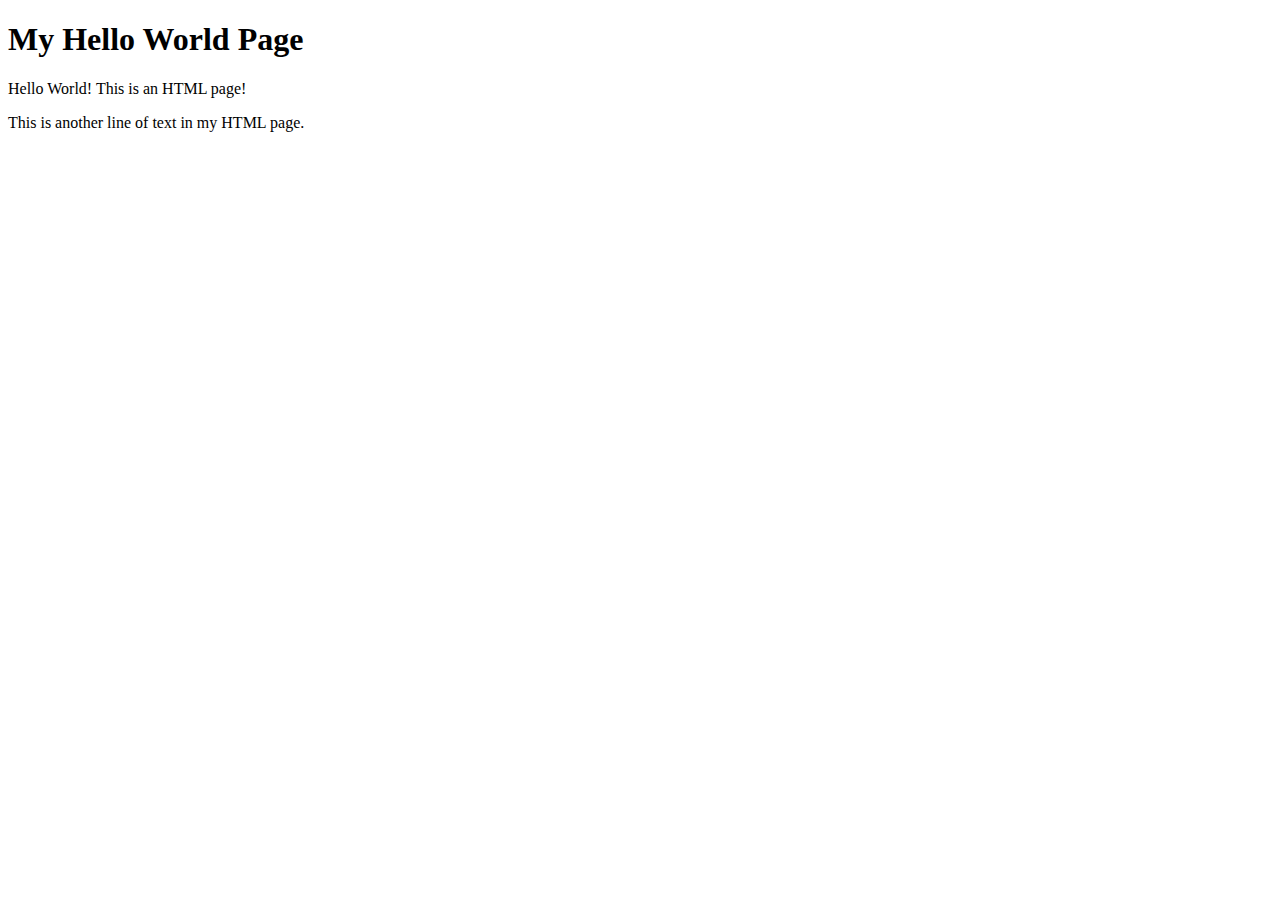
<file: hello/index.html>
<!DOCTYPE html>
<html>
    <head>
        <title>Hello World</title>
    </head>
    <body>
        <h1>My Hello World Page</h1>

        <p>Hello World! This is an HTML page!</p>

        <p>This is another line of text in my HTML page.</p>
    </body>
</html>
</file>
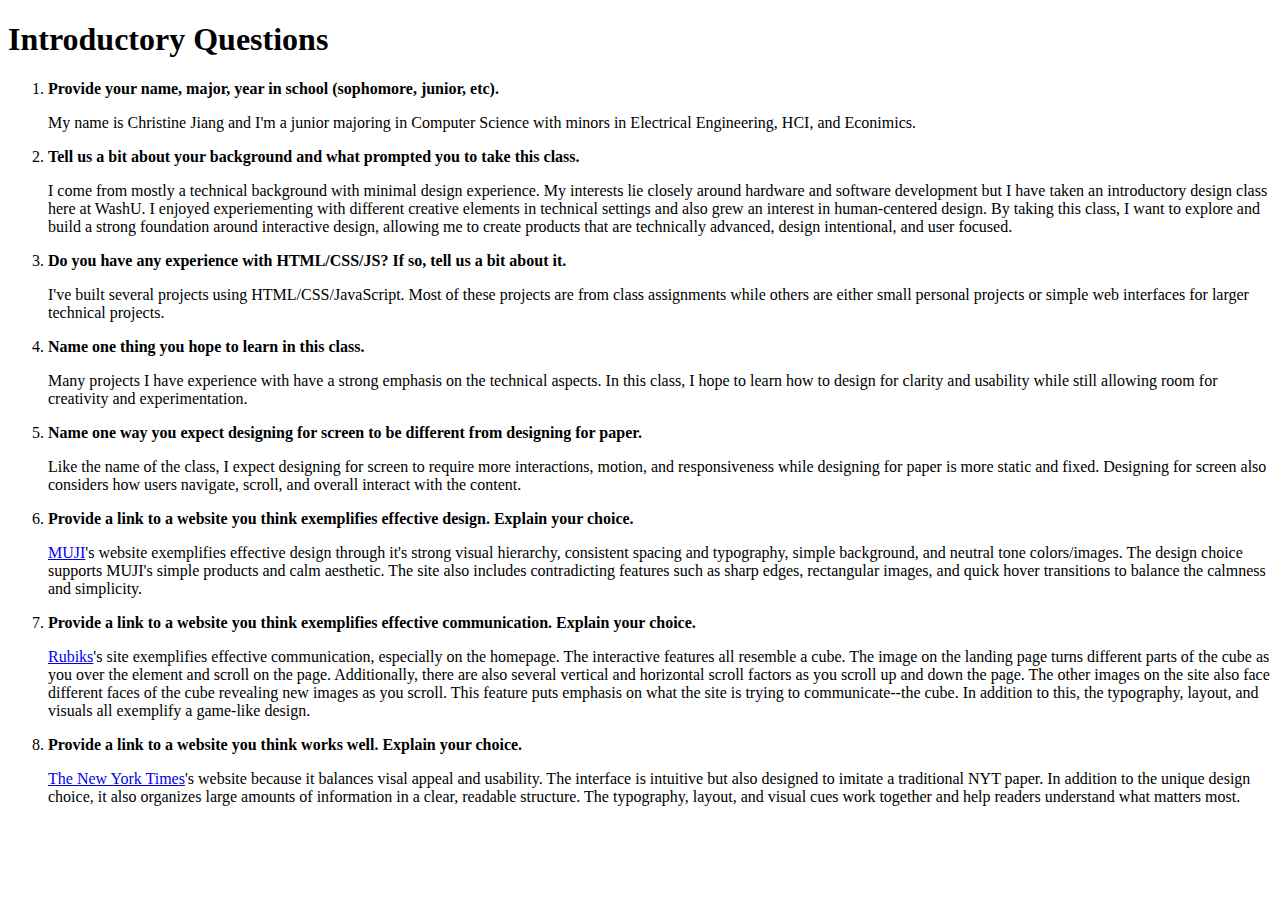
<file: intro-questions/index.html>
<!DOCTYPE html>
<html lang="en">
<head>
    <meta charset="UTF-8">
    <meta name="viewport" content="width=device-width, initial-scale=1.0">
    <title>Introductory Questions</title>
</head>
<body>
    <h1>Introductory Questions</h1>
    <ol>
        <li>
            <strong>Provide your name, major, year in school (sophomore, junior, etc).</strong>
            <br>
            <p>My name is Christine Jiang and I'm a junior majoring in Computer Science with minors in Electrical Engineering, HCI, and Econimics.</p>
        </li>

        <li>
            <strong>Tell us a bit about your background and what prompted you to take this class.</strong>
            <br>
            <p>I come from mostly a technical background with minimal design experience. My interests lie closely around hardware and software development
                but I have taken an introductory design class here at WashU. I enjoyed experiementing with different creative elements in technical settings and
                also grew an interest in human-centered design. By taking this class, I want to explore and build a strong foundation around interactive design,
                allowing me to create products that are technically advanced, design intentional, and user focused.</p>
        </li>

        <li>
            <strong>Do you have any experience with HTML/CSS/JS? If so, tell us a bit about it.</strong>
            <br>
            <p>I've built several projects using HTML/CSS/JavaScript. Most of these projects are from class assignments while others are either small personal projects
                or simple web interfaces for larger technical projects.</p>
        </li>

        <li>
            <strong>Name one thing you hope to learn in this class.</strong>
            <br>
            <p>Many projects I have experience with have a strong emphasis on the technical aspects. In this class, I hope to learn how to design for clarity and usability
                while still allowing room for creativity and experimentation.</p>
        </li>

        <li>
            <strong>Name one way you expect designing for screen to be different from designing for paper.</strong>
            <br>
            <p>Like the name of the class, I expect designing for screen to require more interactions, motion, and responsiveness while designing for paper is more static
                and fixed. Designing for screen also considers how users navigate, scroll, and overall interact with the content.</p>
        </li>

        <li>
            <strong>Provide a link to a website you think exemplifies effective design. Explain your choice.</strong>
            <br>
            <p><a href="https://www.muji.us/" target="_blank">MUJI</a>'s website exemplifies effective design through it's strong visual hierarchy, consistent spacing and typography,
                simple background, and neutral tone colors/images. The design choice supports MUJI's simple products and calm aesthetic. The site also includes contradicting features
                such as sharp edges, rectangular images, and quick hover transitions to balance the calmness and simplicity.</p>
        </li>

        <li>
            <strong>Provide a link to a website you think exemplifies effective communication. Explain your choice.</strong>
            <br>
            <p><a href="http://rubiks.com/" target="_blank">Rubiks</a>'s site exemplifies effective communication, especially on the homepage. The interactive features all resemble a cube. The
                image on the landing page turns different parts of the cube as you over the element and scroll on the page. Additionally, there are also several vertical and horizontal scroll
                factors as you scroll up and down the page. The other images on the site also face different faces of the cube revealing new images as you scroll. This feature puts emphasis on
                what the site is trying to communicate--the cube. In addition to this, the typography, layout, and visuals all exemplify a game-like design.</p>
        </li>

        <li>
            <strong>Provide a link to a website you think works well. Explain your choice.</strong>
            <br>
            <p><a href="https://www.nytimes.com/" target="_blank">The New York Times</a>'s website because it balances visal appeal and usability. The interface is intuitive but also designed
                to imitate a traditional NYT paper. In addition to the unique design choice, it also organizes large amounts of information in a clear, readable structure. The typography, layout,
                and visual cues work together and help readers understand what matters most.</p>

        </li>
    </ol>
</body>
</html>
</file>
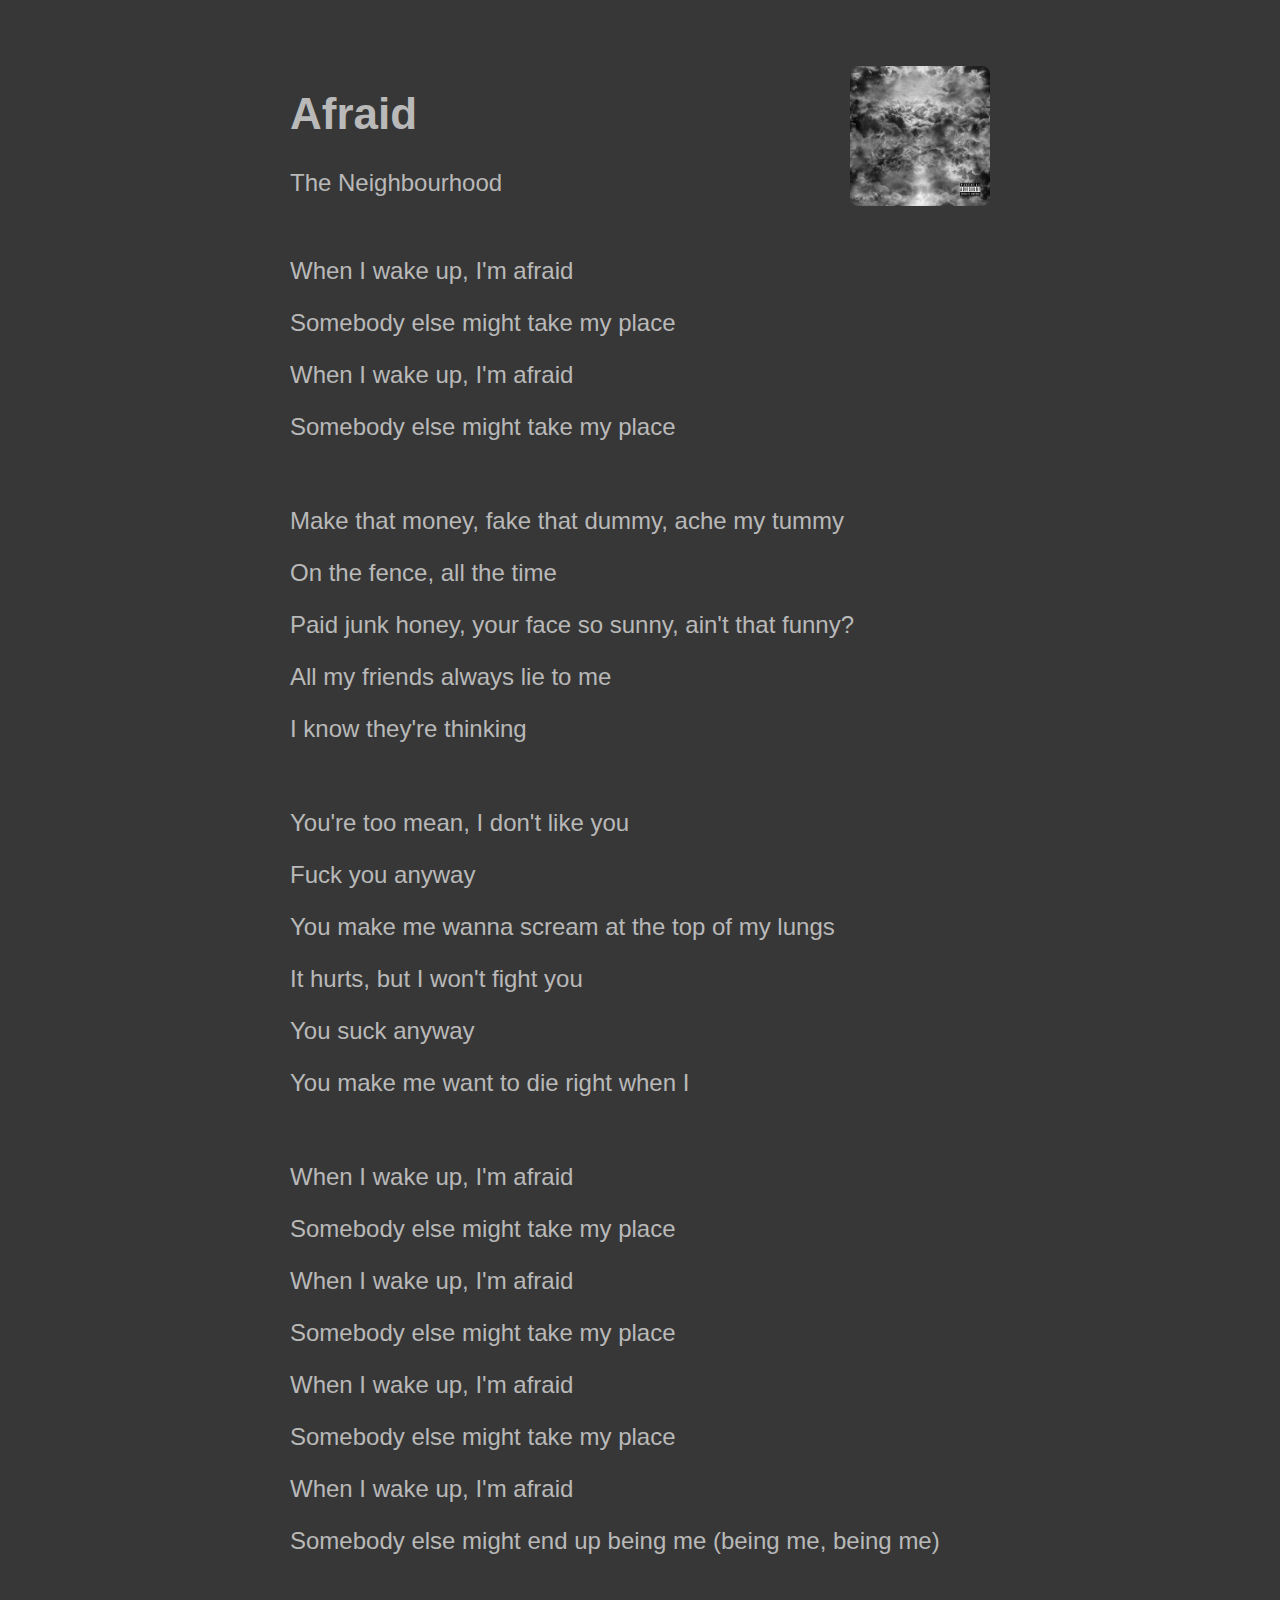
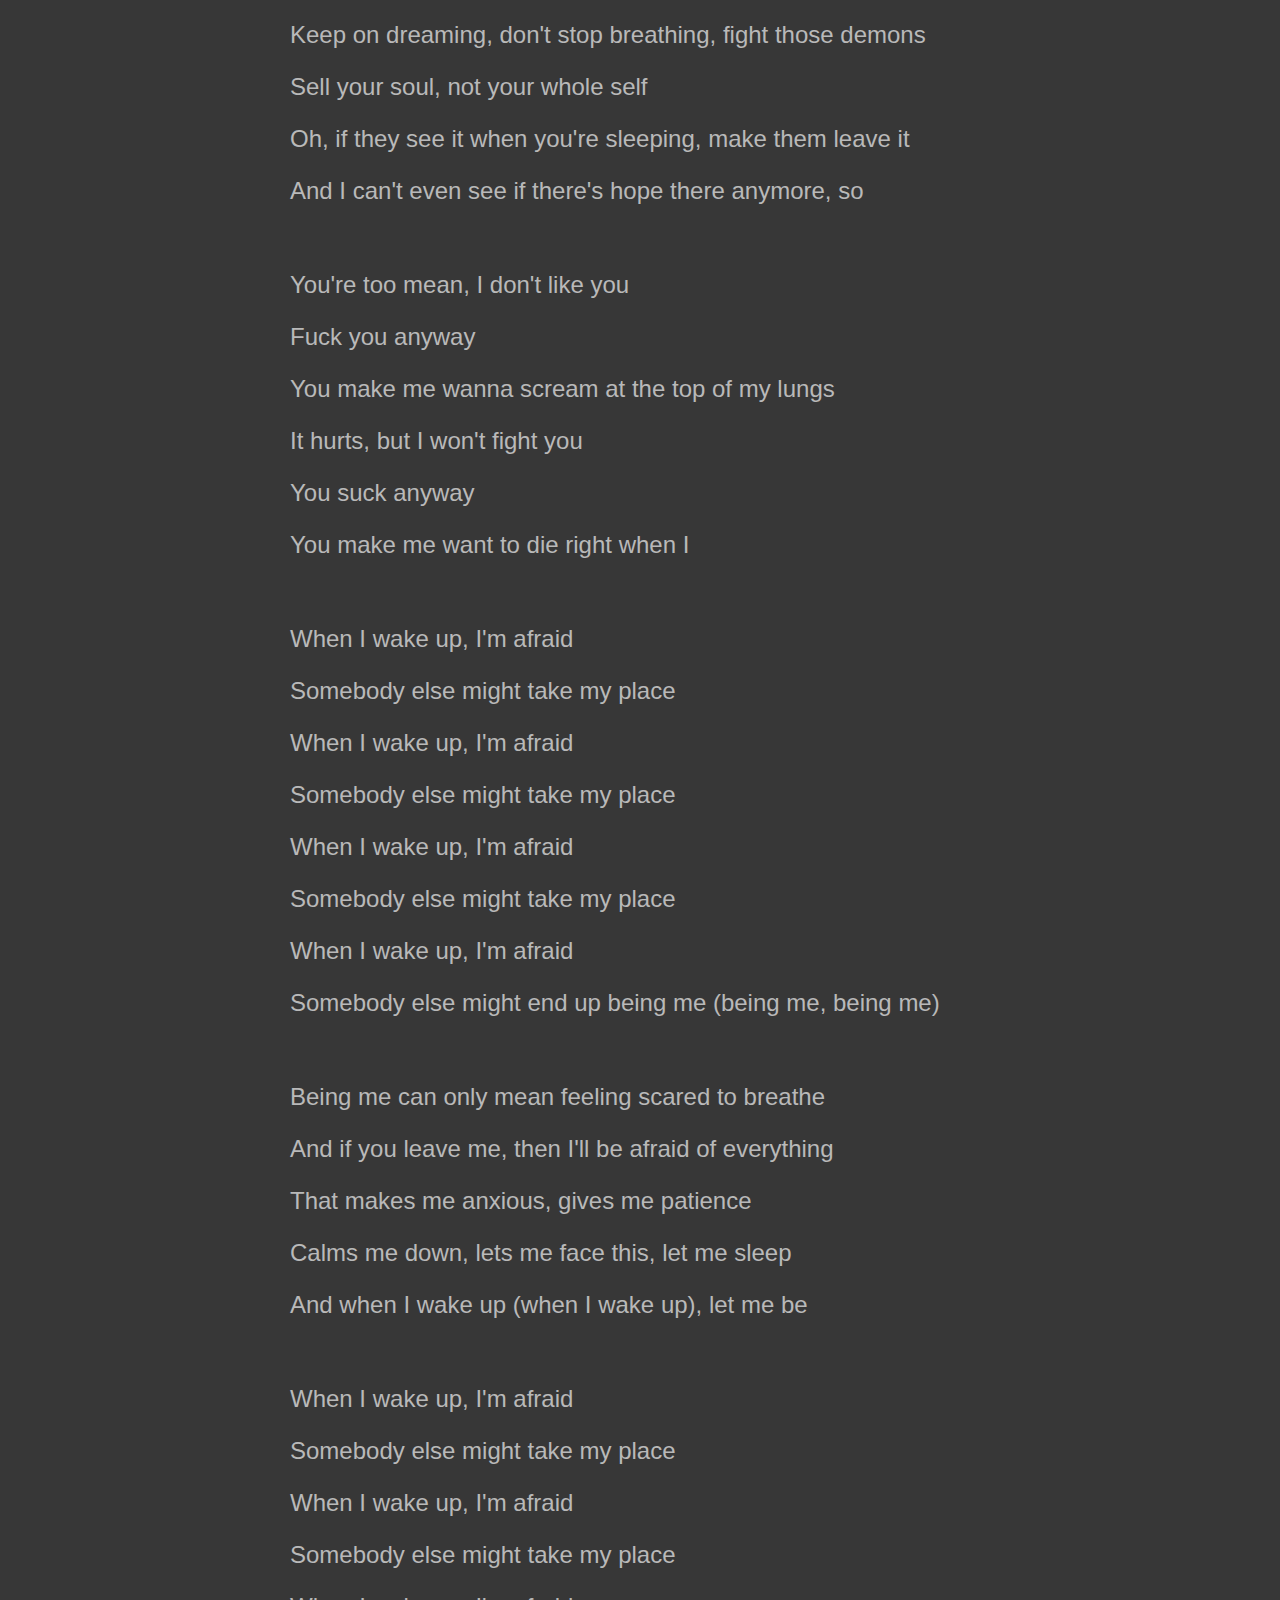
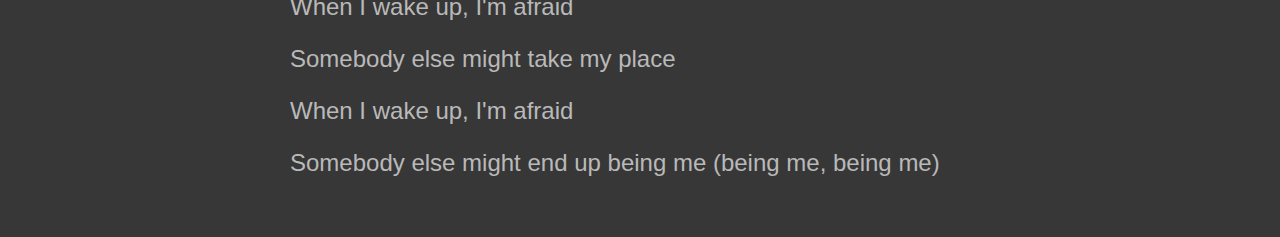
<file: lyrics-exercise/index.html>
<!DOCTYPE html>
<html lang="en">
<head>
    <meta charset="UTF-8">
    <meta name="viewport" content="width=device-width, initial-scale=1.0">
    <title>Christine Jiang - Lyrics Exercise</title>
    <link rel="stylesheet" href="styles.css">
</head>
<body>
    <section>
        <header>
            <div class="song-info">
                <h1>Afraid</h1>
                <h2>The Neighbourhood</h2>
            </div>
            <!-- <img alt="The Neighbourhood I Love You. Album Cover" src="album_cover.jpeg"> -->
            <a href="https://open.spotify.com/track/7brQHA2CgQpcMBiOlfiXYb?si=ee27b64f21e64630" target="_blank">
                <img alt="The Neighbourhood I Love You. Album Cover" src="album_cover.jpeg">
            </a>
        </header>

        <div>
            <p>When I wake up, I'm afraid</p>
            <p>Somebody else might take my place</p>
            <p>When I wake up, I'm afraid</p>
            <p>Somebody else might take my place</p>
            <br>
            <p>Make that money, fake that dummy, ache my tummy</p>
            <p>On the fence, all the time</p>
            <p>Paid junk honey, your face so sunny, ain't that funny?</p>
            <p>All my friends always lie to me</p>
            <p>I know they're thinking</p>
            <br>
            <p>You're too mean, I don't like you</p>
            <p>Fuck you anyway</p>
            <p>You make me wanna scream at the top of my lungs</p>
            <p>It hurts, but I won't fight you</p>
            <p>You suck anyway</p>
            <p>You make me want to die right when I</p>
            <br>
            <p>When I wake up, I'm afraid</p>
            <p>Somebody else might take my place</p>
            <p>When I wake up, I'm afraid</p>
            <p>Somebody else might take my place</p>
            <p>When I wake up, I'm afraid</p>
            <p>Somebody else might take my place</p>
            <p>When I wake up, I'm afraid</p>
            <p>Somebody else might end up being me (being me, being me)</p>
            <br>
            <p>Keep on dreaming, don't stop breathing, fight those demons</p>
            <p>Sell your soul, not your whole self</p>
            <p>Oh, if they see it when you're sleeping, make them leave it</p>
            <p>And I can't even see if there's hope there anymore, so</p>
            <br>
            <p>You're too mean, I don't like you</p>
            <p>Fuck you anyway</p>
            <p>You make me wanna scream at the top of my lungs</p>
            <p>It hurts, but I won't fight you</p>
            <p>You suck anyway</p>
            <p>You make me want to die right when I</p>
            <br>
            <p>When I wake up, I'm afraid</p>
            <p>Somebody else might take my place</p>
            <p>When I wake up, I'm afraid</p>
            <p>Somebody else might take my place</p>
            <p>When I wake up, I'm afraid</p>
            <p>Somebody else might take my place</p>
            <p>When I wake up, I'm afraid</p>
            <p>Somebody else might end up being me (being me, being me)</p>
            <br>
            <p>Being me can only mean feeling scared to breathe</p>
            <p>And if you leave me, then I'll be afraid of everything</p>
            <p>That makes me anxious, gives me patience</p>
            <p>Calms me down, lets me face this, let me sleep</p>
            <p>And when I wake up (when I wake up), let me be</p>
            <br>
            <p>When I wake up, I'm afraid</p>
            <p>Somebody else might take my place</p>
            <p>When I wake up, I'm afraid</p>
            <p>Somebody else might take my place</p>
            <p>When I wake up, I'm afraid</p>
            <p>Somebody else might take my place</p>
            <p>When I wake up, I'm afraid</p>
            <p>Somebody else might end up being me (being me, being me)</p>
        </div>
    </section>
</body>
</html>
</file>
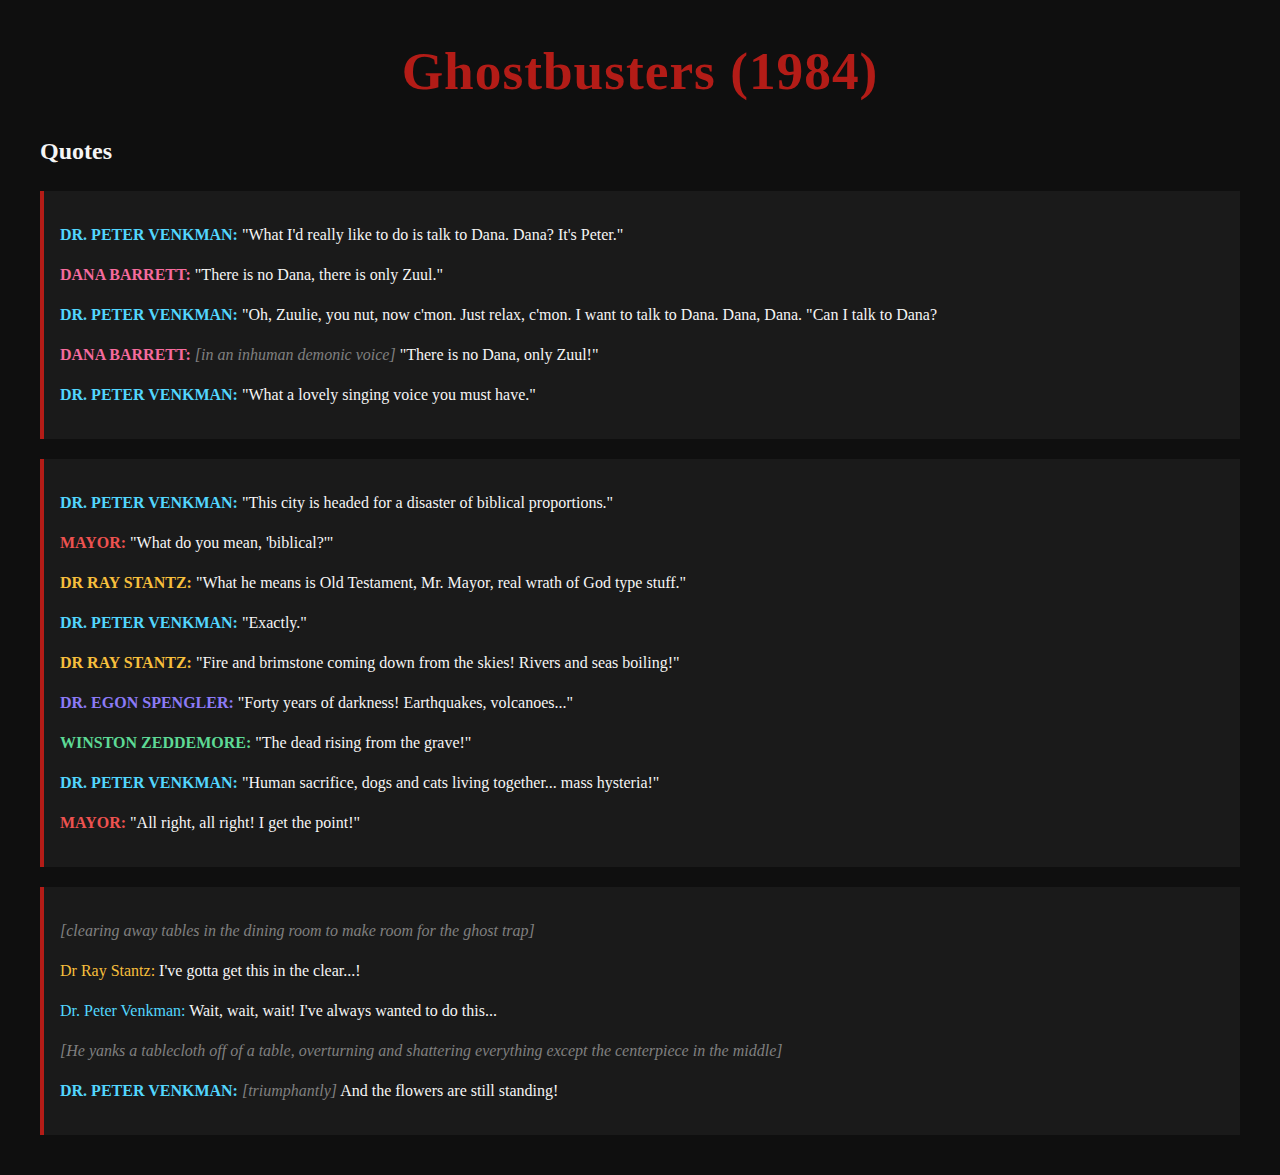
<file: movie-quotes/index.html>
<!DOCTYPE html>
<html lang="en">
<head>
    <meta charset="UTF-8">
    <meta name="viewport" content="width=device-width, initial-scale=1.0">
    <title>Christine Jiang - Movie Quotes</title>
    <link rel="stylesheet" href="styles.css">
</head>
<body>
    <h1>Ghostbusters (1984)</h1>

    <h2>Quotes</h2>

    <div>
        <p><span class="speaker venkman">Dr. Peter Venkman:</span> "What I'd really like to do is talk to Dana. Dana? It's Peter."</p>
        <p><span class="speaker dana">Dana Barrett:</span> "There is no Dana, there is only Zuul."</p>
        <p><span class="speaker venkman">Dr. Peter Venkman:</span> "Oh, Zuulie, you nut, now c'mon. Just relax, c'mon. I want to talk to Dana. Dana, Dana. "Can I talk to Dana?</p>
        <p><span class="speaker dana">Dana Barrett:</span> <em>[in an inhuman demonic voice]</em> "There is no Dana, only Zuul!"</p>
        <p><span class="speaker venkman">Dr. Peter Venkman:</span> "What a lovely singing voice you must have."</p>
    </div>

    <div>
        <p><span class="speaker venkman">Dr. Peter Venkman:</span> "This city is headed for a disaster of biblical proportions."</p>
        <p><span class="speaker mayor">Mayor:</span> "What do you mean, 'biblical?'"</p>
        <p><span class="speaker stantz">Dr Ray Stantz:</span> "What he means is Old Testament, Mr. Mayor, real wrath of God type stuff."</p>
        <p><span class="speaker venkman">Dr. Peter Venkman:</span> "Exactly."</p>
        <p><span class="speaker stantz">Dr Ray Stantz:</span> "Fire and brimstone coming down from the skies! Rivers and seas boiling!"</p>
        <p><span class="speaker spengler">Dr. Egon Spengler:</span> "Forty years of darkness! Earthquakes, volcanoes..."</p>
        <p><span class="speaker zeddemore">Winston Zeddemore:</span> "The dead rising from the grave!"</p>
        <p><span class="speaker venkman">Dr. Peter Venkman:</span> "Human sacrifice, dogs and cats living together... mass hysteria!"</p>
        <p><span class="speaker mayor">Mayor:</span> "All right, all right! I get the point!"</p>
    </div>

    <div>
        <p><em>[clearing away tables in the dining room to make room for the ghost trap]</em></p>
        <p><span class="stantz">Dr Ray Stantz:</span> I've gotta get this in the clear...!</p>
        <p><span class="venkman">Dr. Peter Venkman:</span> Wait, wait, wait! I've always wanted to do this...</p>
        <p><em>[He yanks a tablecloth off of a table, overturning and shattering everything except the centerpiece in the middle]</em></p>
        <p><span class="speaker venkman">Dr. Peter Venkman:</span> <em>[triumphantly]</em> And the flowers are still standing!</p>
    </div>
</body>
</html>
</file>
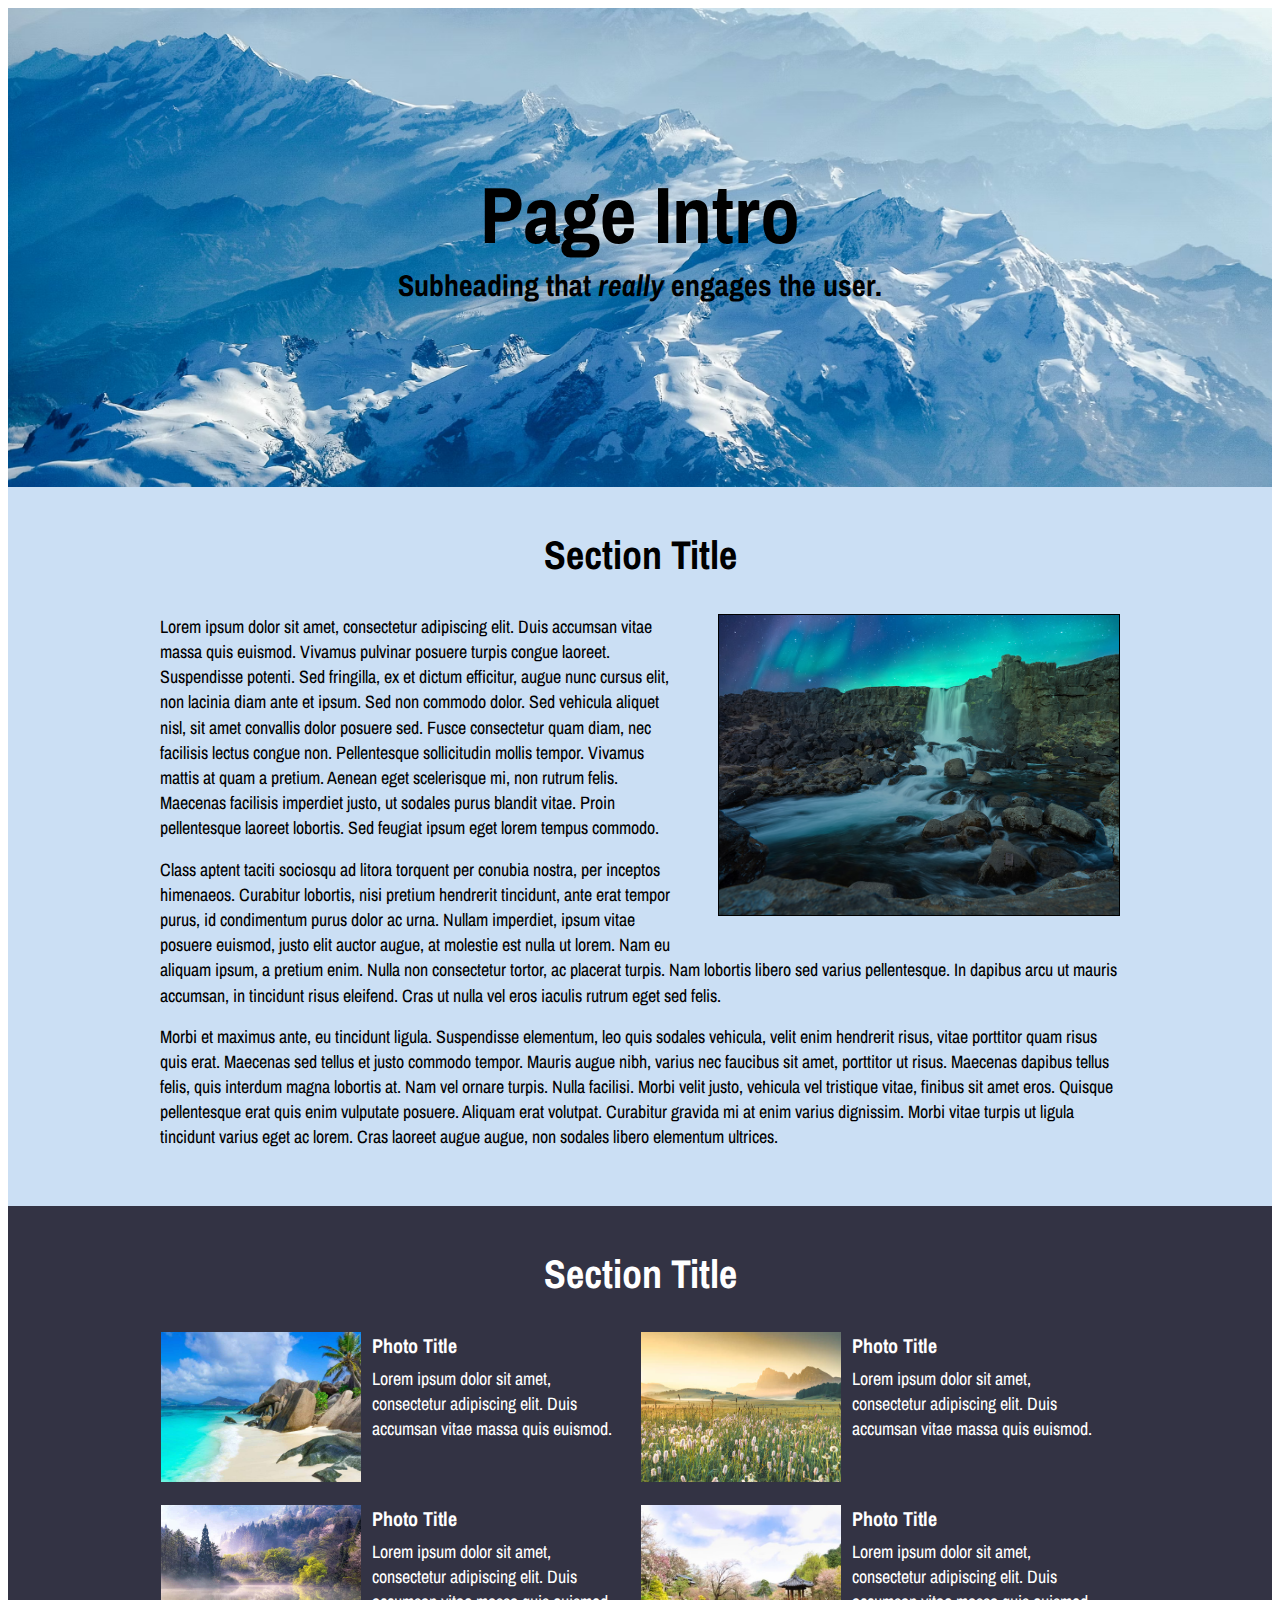
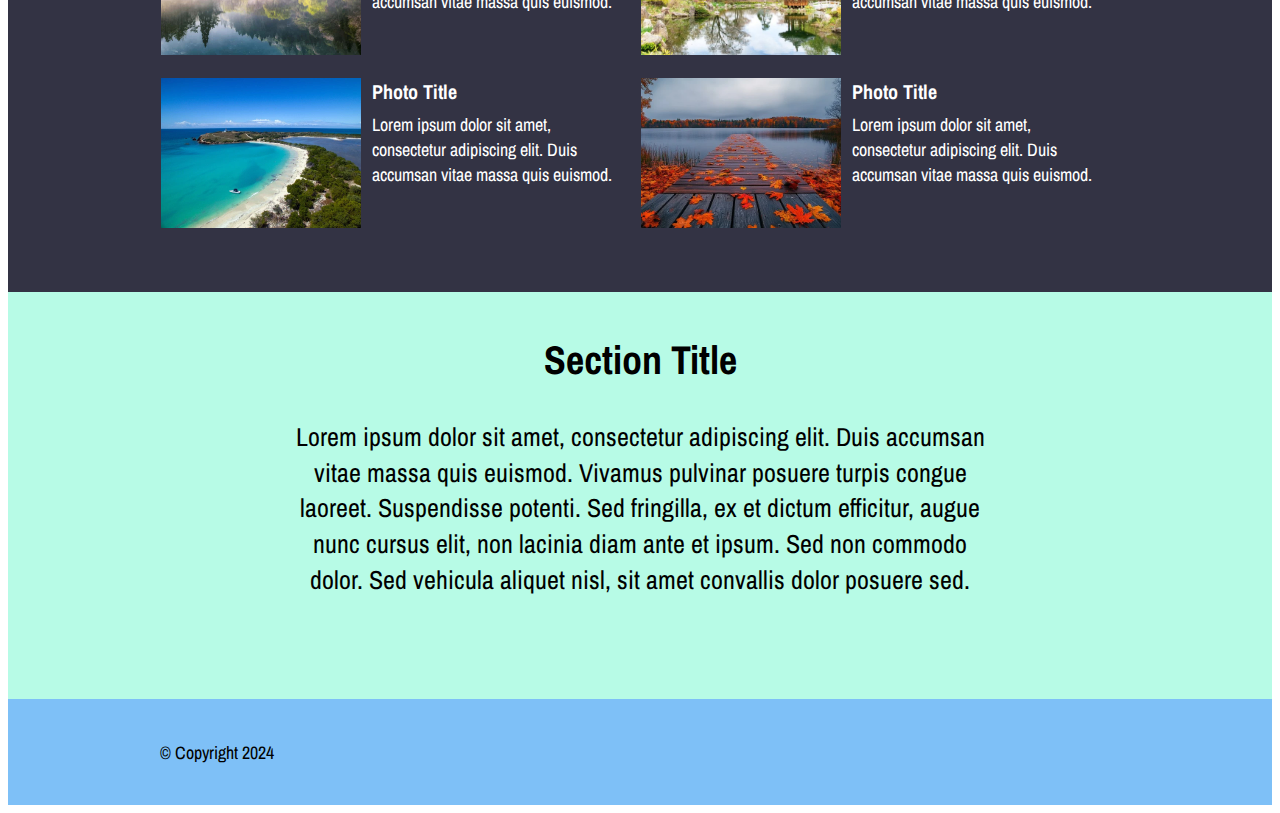
<file: multi-panel-page/index.html>
<!DOCTYPE html>
<html lang="en">

	<head>
		<meta charset="UTF-8">
		<meta name="viewport" content="width=device-width, initial-scale=1">
		<title>Christine Jiang - HTML Tracing Exercise</title>
		<link rel="stylesheet" href="https://wudesign.me/resources/html_tracing_2024/css/starter_style.css">
		<link rel="preconnect" href="https://fonts.googleapis.com">
		<link rel="preconnect" href="https://fonts.gstatic.com" crossorigin>
		<link href="https://fonts.googleapis.com/css2?family=Archivo+Narrow:ital,wght@0,400..700;1,400..700&display=swap" rel="stylesheet">
        <link rel="stylesheet" href="css/styles.css">
	</head>
	<body>
		<header>
			<div class="column">
				<h1>Page Intro</h1>
				<h2>Subheading that <em>really</em> engages the user.</h2>
			</div>
		</header>
		<section class="intro">
			<div class="column">
				<h3>Section Title</h3>
				<img class="first-section-img" src="images/first-section.jpg" alt="Image of Nature in Iceland">
				<p>Lorem ipsum dolor sit amet, consectetur adipiscing elit. Duis accumsan vitae massa quis euismod. Vivamus pulvinar posuere turpis congue laoreet. Suspendisse potenti. Sed fringilla, ex et dictum efficitur, augue nunc cursus elit, non lacinia diam ante et ipsum. Sed non commodo dolor. Sed vehicula aliquet nisl, sit amet convallis dolor posuere sed. Fusce consectetur quam diam, nec facilisis lectus congue non. Pellentesque sollicitudin mollis tempor. Vivamus mattis at quam a pretium. Aenean eget scelerisque mi, non rutrum felis. Maecenas facilisis imperdiet justo, ut sodales purus blandit vitae. Proin pellentesque laoreet lobortis. Sed feugiat ipsum eget lorem tempus commodo.</p>
				<p>Class aptent taciti sociosqu ad litora torquent per conubia nostra, per inceptos himenaeos. Curabitur lobortis, nisi pretium hendrerit tincidunt, ante erat tempor purus, id condimentum purus dolor ac urna. Nullam imperdiet, ipsum vitae posuere euismod, justo elit auctor augue, at molestie est nulla ut lorem. Nam eu aliquam ipsum, a pretium enim. Nulla non consectetur tortor, ac placerat turpis. Nam lobortis libero sed varius pellentesque. In dapibus arcu ut mauris accumsan, in tincidunt risus eleifend. Cras ut nulla vel eros iaculis rutrum eget sed felis.</p>
				<p>Morbi et maximus ante, eu tincidunt ligula. Suspendisse elementum, leo quis sodales vehicula, velit enim hendrerit risus, vitae porttitor quam risus quis erat. Maecenas sed tellus et justo commodo tempor. Mauris augue nibh, varius nec faucibus sit amet, porttitor ut risus. Maecenas dapibus tellus felis, quis interdum magna lobortis at. Nam vel ornare turpis. Nulla facilisi. Morbi velit justo, vehicula vel tristique vitae, finibus sit amet eros. Quisque pellentesque erat quis enim vulputate posuere. Aliquam erat volutpat. Curabitur gravida mi at enim varius dignissim. Morbi vitae turpis ut ligula tincidunt varius eget ac lorem. Cras laoreet augue augue, non sodales libero elementum ultrices.</p>
			</div>
		</section>
		<section class="photo-grid">
			<div class="column">
					<h3>Section Title</h3>
					<ul>
						<li>
							<img src="images/image1.jpg" alt="image of a beach.">
							<div>
								<h4>Photo Title</h4>
								<p>Lorem ipsum dolor sit amet, consectetur adipiscing elit. Duis accumsan vitae massa quis euismod.</p>
							</div>
						</li>
						<li>
							<img src="images/image2.jpg" alt="image of a field in nature.">
							<div>
								<h4>Photo Title</h4>
								<p>Lorem ipsum dolor sit amet, consectetur adipiscing elit. Duis accumsan vitae massa quis euismod.</p>
							</div>
						</li>
						<li>
							<img src="images/image3.jpg" alt="image of mountains and lake in spring.">
							<div>
								<h4>Photo Title</h4>
								<p>Lorem ipsum dolor sit amet, consectetur adipiscing elit. Duis accumsan vitae massa quis euismod.</p>
							</div>
						</li>
						<li>
							<img src="images/image4.jpg" alt="image of trees with a lake.">
							<div>
								<h4>Photo Title</h4>
								<p>Lorem ipsum dolor sit amet, consectetur adipiscing elit. Duis accumsan vitae massa quis euismod.</p>
							</div>
						</li>
						<li>
							<img src="images/image5.webp" alt="image of a puerto rico beach.">
							<div>
								<h4>Photo Title</h4>
								<p>Lorem ipsum dolor sit amet, consectetur adipiscing elit. Duis accumsan vitae massa quis euismod.</p>
							</div>
						</li>
						<li>
							<img src="images/image6.webp" alt="image of water by the deck in fall.">
							<div>
								<h4>Photo Title</h4>
								<p>Lorem ipsum dolor sit amet, consectetur adipiscing elit. Duis accumsan vitae massa quis euismod.</p>
							</div>
						</li>
					</ul>

			</div>
		</section>
		<section class="final-section">
			<div class="column">
				<h3>Section Title</h3>
				<p class="final-section-paragraph">Lorem ipsum dolor sit amet, consectetur adipiscing elit. Duis accumsan vitae massa quis euismod. Vivamus pulvinar posuere turpis congue laoreet. Suspendisse potenti. Sed fringilla, ex et dictum efficitur, augue nunc cursus elit, non lacinia diam ante et ipsum. Sed non commodo dolor. Sed vehicula aliquet nisl, sit amet convallis dolor posuere sed.</p>
			</div>
		</section>
		<footer>
			<div class="column">
				<p>© Copyright 2024</p>
			</div>
		</footer>
	</body>

</html>
</file>
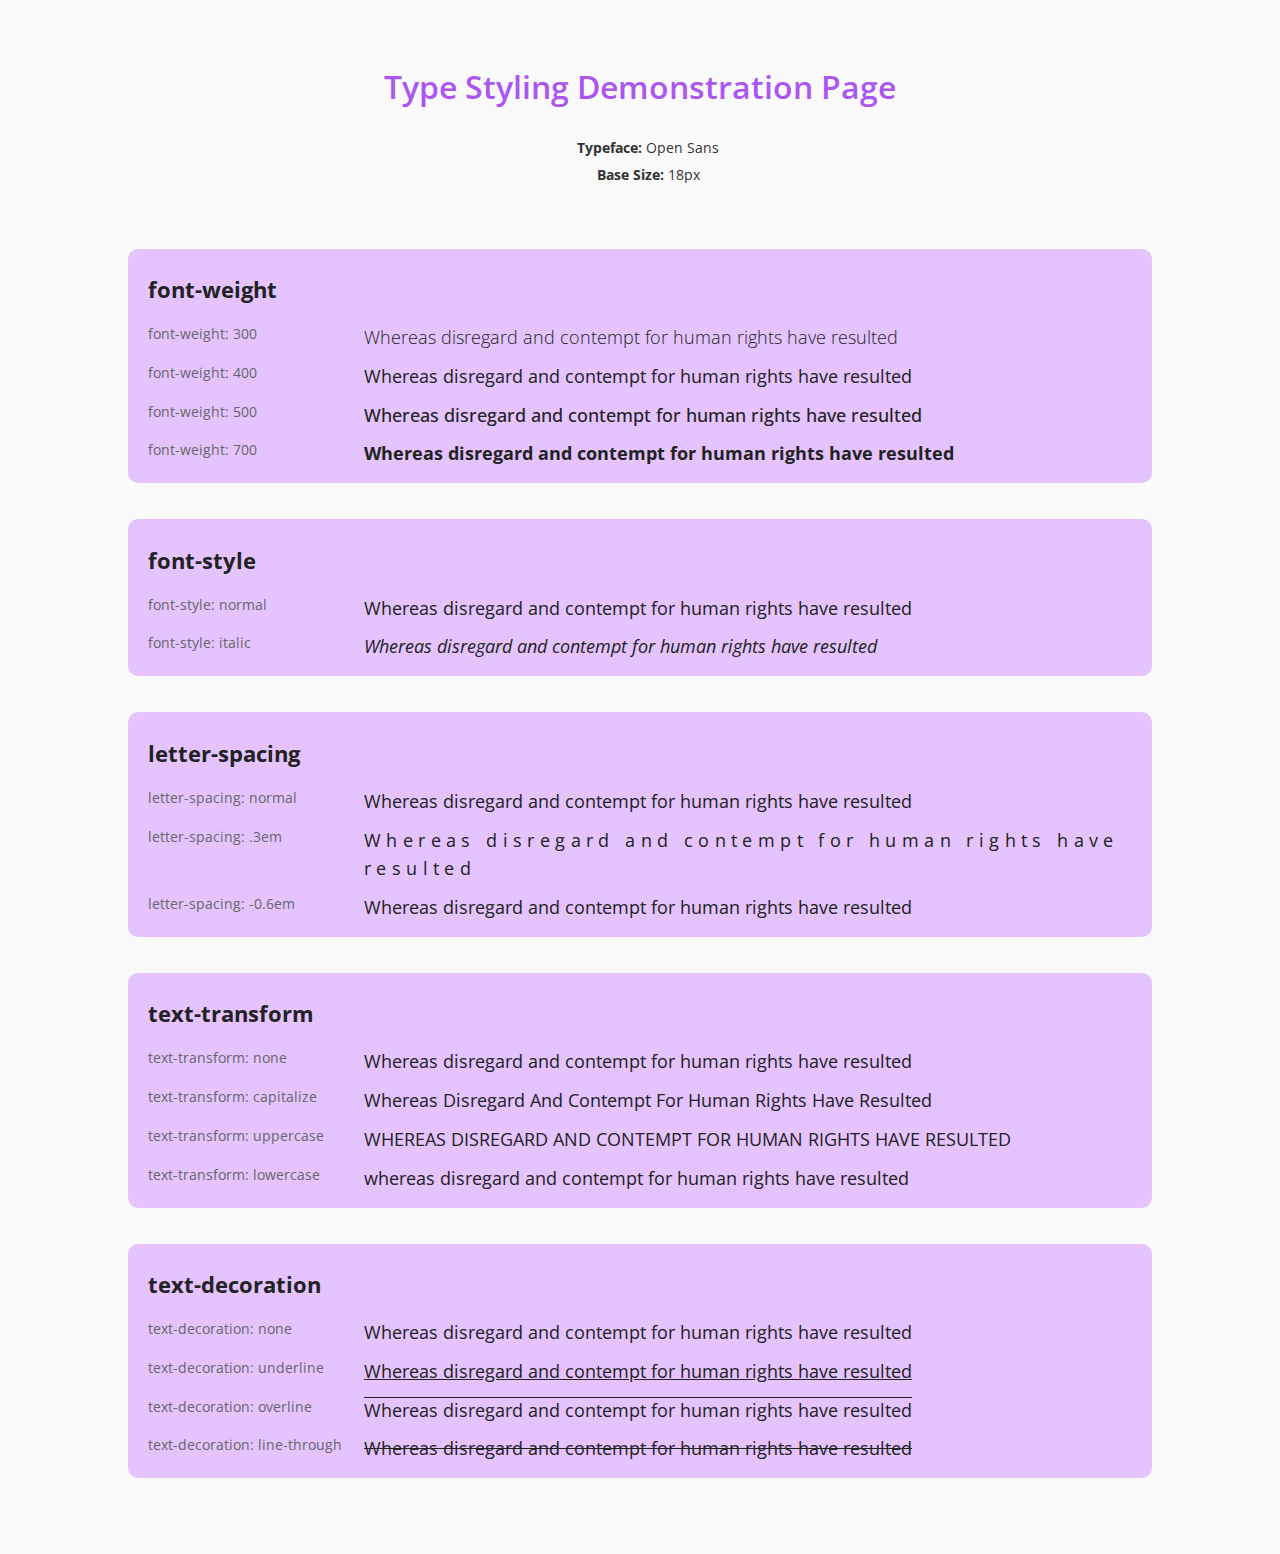
<file: type-styles/index.html>
<!DOCTYPE html>
<html lang="en">
<head>
    <meta charset="UTF-8">
    <meta name="viewport" content="width=device-width, initial-scale=1.0">
    <link href="https://fonts.googleapis.com/css2?family=Open+Sans:wght@300;400;600;700&display=swap" rel="stylesheet">
    <link rel="stylesheet" href="css/styles.css">
    <title>Type Styles Demonstration</title>
</head>
<body>
    <main>
        <h1>Type Styling Demonstration Page</h1>

        <div class="summary">
            <p><strong>Typeface:</strong> Open Sans</p>
            <p><strong>Base Size:</strong> 18px</p>
        </div>

        <!-- FONT WEIGHT -->
        <div class="property-group">
            <h2>font-weight</h2>

            <div class="sample">
                <div class="label">font-weight: 300</div>
                <div class="sentence weight-300">
                    Whereas disregard and contempt for human rights have resulted
                </div>
            </div>

            <div class="sample">
                <div class="label">font-weight: 400</div>
                <div class="sentence weight-400">
                    Whereas disregard and contempt for human rights have resulted
                </div>
            </div>

            <div class="sample">
                <div class="label">font-weight: 500</div>
                <div class="sentence weight-500">
                    Whereas disregard and contempt for human rights have resulted
                </div>
            </div>

            <div class="sample">
                <div class="label">font-weight: 700</div>
                <div class="sentence weight-700">
                    Whereas disregard and contempt for human rights have resulted
                </div>
            </div>
        </div>

        <!-- FONT STYLE -->
        <div class="property-group">
            <h2>font-style</h2>

            <div class="sample">
                <div class="label">font-style: normal</div>
                <div class="sentence style-normal">
                    Whereas disregard and contempt for human rights have resulted
                </div>
            </div>

            <div class="sample">
                <div class="label">font-style: italic</div>
                <div class="sentence style-italic">
                    Whereas disregard and contempt for human rights have resulted
                </div>
            </div>
        </div>

        <!-- LETTER SPACING -->
        <div class="property-group">
            <h2>letter-spacing</h2>

            <div class="sample">
                <div class="label">letter-spacing: normal</div>
                <div class="sentence spacing-normal">
                    Whereas disregard and contempt for human rights have resulted
                </div>
            </div>

            <div class="sample">
                <div class="label">letter-spacing: .3em</div>
                <div class="sentence spacing-wide">
                    Whereas disregard and contempt for human rights have resulted
                </div>
            </div>

            <div class="sample">
                <div class="label">letter-spacing: -0.6em</div>
                <div class="sentence spacing-tight">
                    Whereas disregard and contempt for human rights have resulted
                </div>
            </div>
        </div>

        <!-- TEXT TRANSFORM -->
        <div class="property-group">
            <h2>text-transform</h2>

            <div class="sample">
                <div class="label">text-transform: none</div>
                <div class="sentence transform-none">
                    Whereas disregard and contempt for human rights have resulted
                </div>
            </div>

            <div class="sample">
                <div class="label">text-transform: capitalize</div>
                <div class="sentence transform-capitalize">
                    Whereas disregard and contempt for human rights have resulted
                </div>
            </div>

            <div class="sample">
                <div class="label">text-transform: uppercase</div>
                <div class="sentence transform-upper">
                    Whereas disregard and contempt for human rights have resulted
                </div>
            </div>

            <div class="sample">
                <div class="label">text-transform: lowercase</div>
                <div class="sentence transform-lower">
                    Whereas disregard and contempt for human rights have resulted
                </div>
            </div>
        </div>

        <!-- TEXT DECORATION -->
        <div class="property-group">
            <h2>text-decoration</h2>

            <div class="sample">
                <div class="label">text-decoration: none</div>
                <div class="sentence decoration-none">
                    Whereas disregard and contempt for human rights have resulted
                </div>
            </div>

            <div class="sample">
                <div class="label">text-decoration: underline</div>
                <div class="sentence decoration-underline">
                    Whereas disregard and contempt for human rights have resulted
                </div>
            </div>

            <div class="sample">
                <div class="label">text-decoration: overline</div>
                <div class="sentence decoration-overline">
                    Whereas disregard and contempt for human rights have resulted
                </div>
            </div>

            <div class="sample">
                <div class="label">text-decoration: line-through</div>
                <div class="sentence decoration-line">
                    Whereas disregard and contempt for human rights have resulted
                </div>
            </div>
        </div>
    </main>
</body>
</html>
</file>
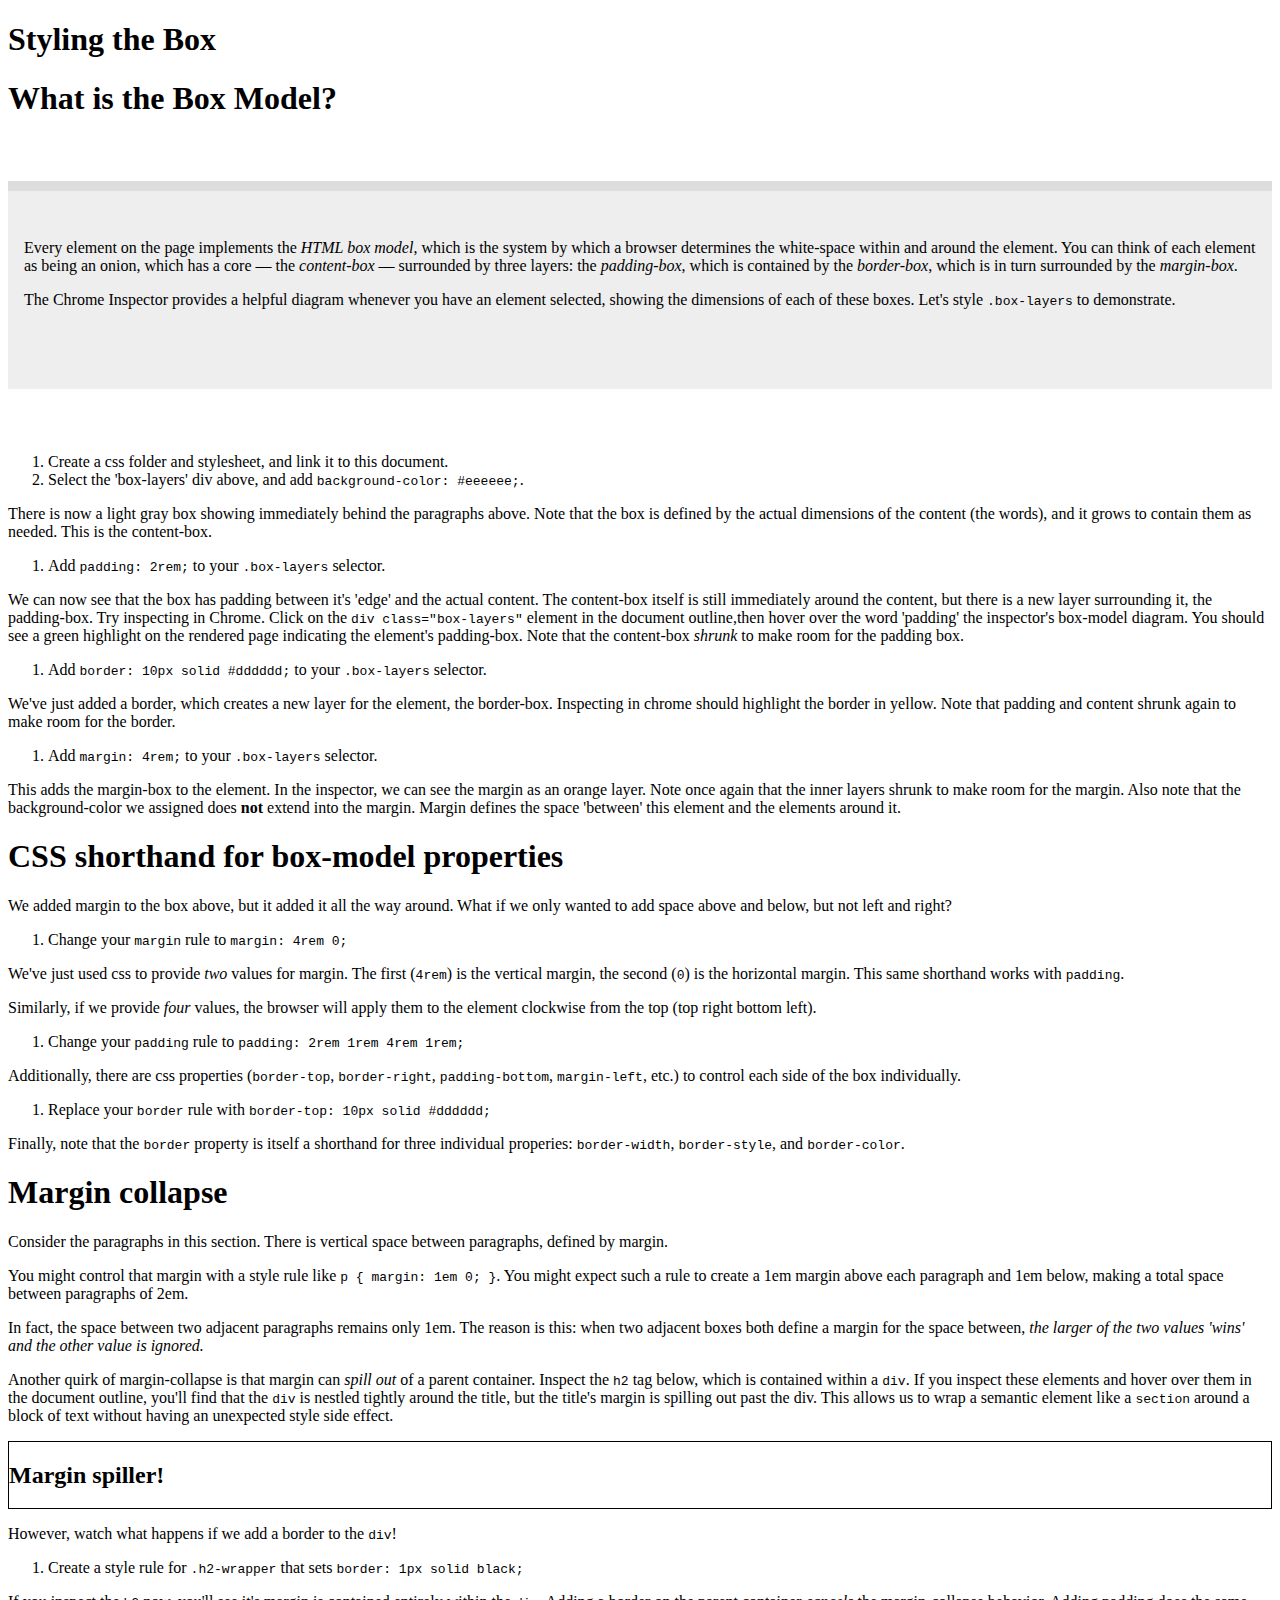
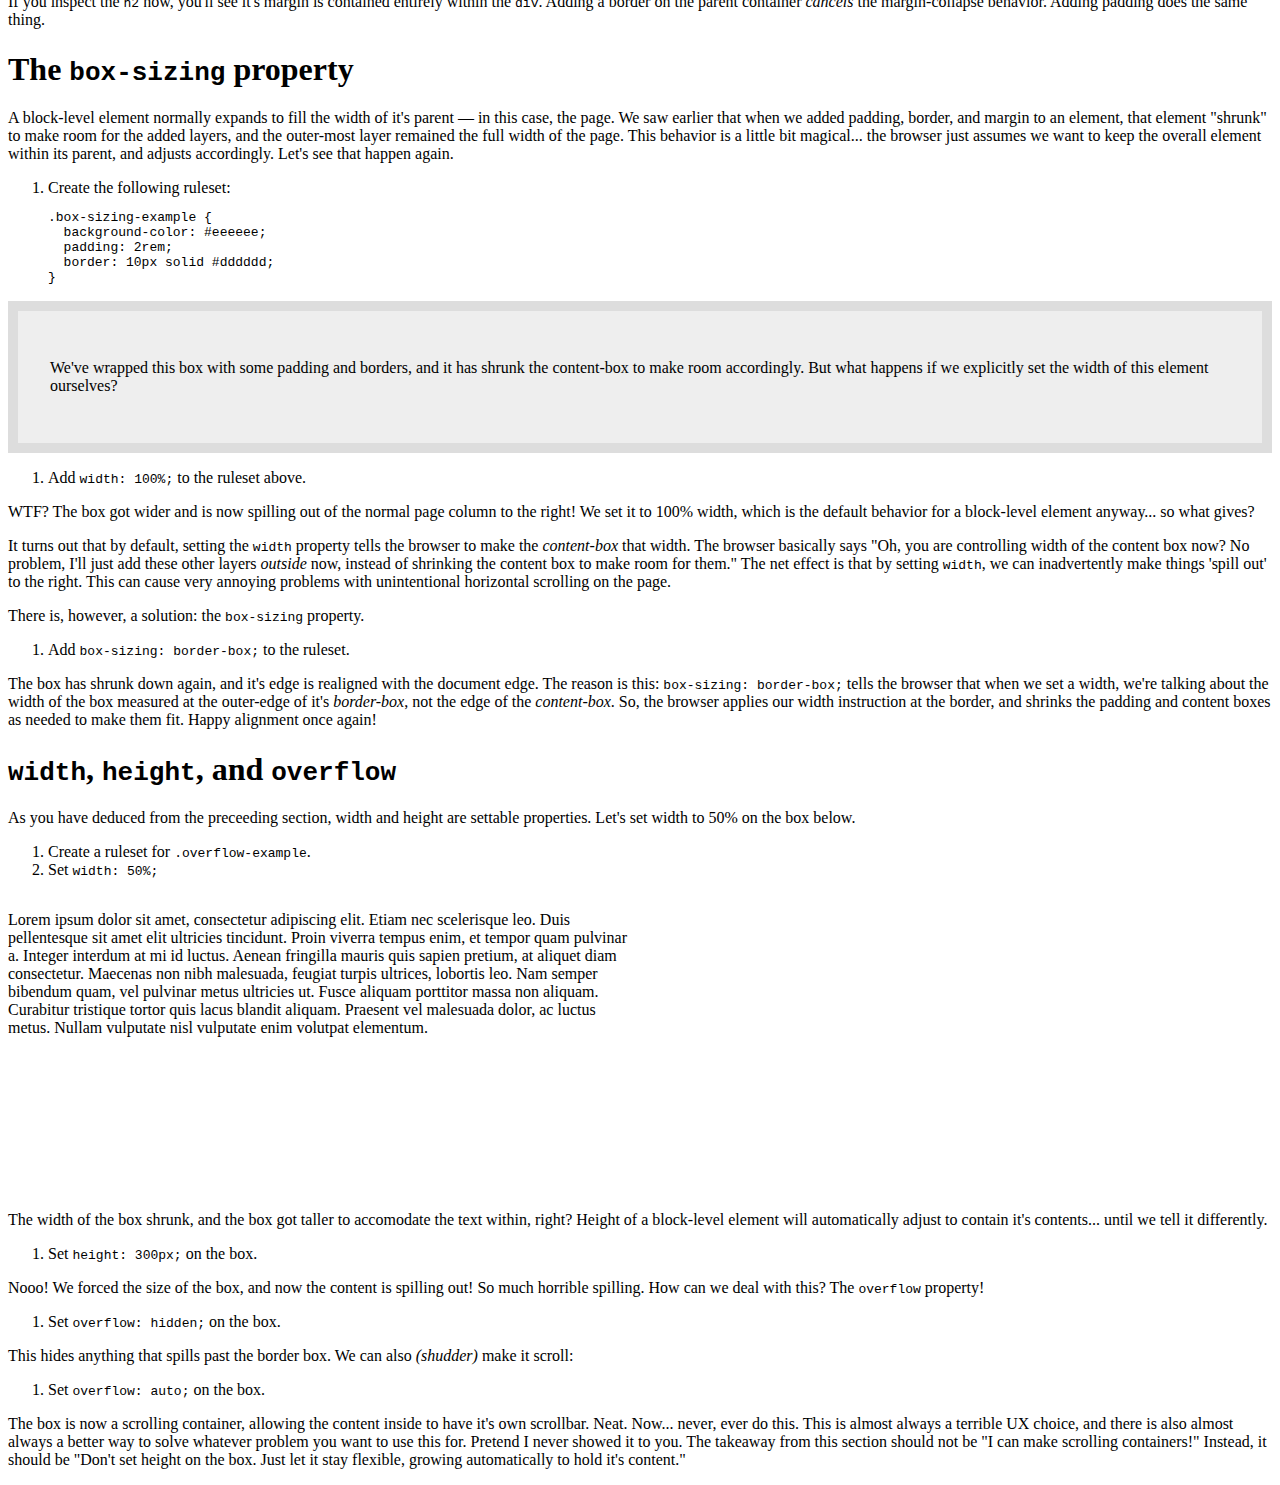
<file: exercises/box-model/index.html>
<!DOCTYPE html>
<html lang="en">
  <head>
    <meta charset="UTF-8">
    <title>The HTML Box Model</title>
    <link rel="stylesheet" href="https://wudesign.me/resources/basic-layout/css/styles.css">
    <link rel="stylesheet" href="css/styles.css">
  </head>
  <body>

    <article>

      <h1>Styling the Box</h1>

      <section>

        <h1>What is the Box Model?</h1>

        <div class="box-layers">

          <p>Every element on the page implements the <dfn>HTML box model</dfn>, which is the system by which a browser determines the white-space within and around the element. You can think of each element as being an onion, which has a core &mdash; the <dfn>content-box</dfn> &mdash; surrounded by three layers: the <dfn>padding-box</dfn>, which is contained by the <dfn>border-box</dfn>, which is in turn surrounded by the <dfn>margin-box</dfn>.</p>

          <p>The Chrome Inspector provides a helpful diagram whenever you have an element selected, showing the dimensions of each of these boxes. Let's style <code>.box-layers</code> to demonstrate.</p>

        </div>

        <ol class="instructions">
          <li>Create a css folder and stylesheet, and link it to this document.</li>
          <li>Select the 'box-layers' div above, and add <code>background-color: #eeeeee;</code>.</li>
        </ol>

        <p>There is now a light gray box showing immediately behind the paragraphs above. Note that the box is defined by the actual dimensions of the content (the words), and it grows to contain them as needed. This is the content-box.</p>

        <ol class="instructions">
          <li>Add <code>padding: 2rem;</code> to your <code>.box-layers</code> selector.</li>
        </ol>

        <p>We can now see that the box has padding between it's 'edge' and the actual content. The content-box itself is still immediately around the content, but there is a new layer surrounding it, the padding-box. Try inspecting in Chrome. Click on the <code class="tag">div class="box-layers"</code> element in the document outline,then hover over the word 'padding' the inspector's box-model diagram. You should see a green highlight on the rendered page indicating the element's padding-box. Note that the content-box <em>shrunk</em> to make room for the padding box.</p>

        <ol class="instructions">
          <li>Add <code>border: 10px solid #dddddd;</code> to your <code>.box-layers</code> selector.</li>
        </ol>

        <p>We've just added a border, which creates a new layer for the element, the border-box. Inspecting in chrome should highlight the border in yellow. Note that padding and content shrunk again to make room for the border.</p>

        <ol class="instructions">
          <li>Add <code>margin: 4rem;</code> to your <code>.box-layers</code> selector.</li>
        </ol>

        <p>This adds the margin-box to the element. In the inspector, we can see the margin as an orange layer. Note once again that the inner layers shrunk to make room for the margin. Also note that the background-color we assigned does <strong>not</strong> extend into the margin. Margin defines the space 'between' this element and the elements around it.</p>

      </section>

      <section>

        <h1>CSS shorthand for box-model properties</h1>

        <p>We added margin to the box above, but it added it all the way around. What if we only wanted to add space above and below, but not left and right?</p>

        <ol class="instructions">
          <li>Change your <code>margin</code> rule to <code>margin: 4rem 0;</code></li>
        </ol>

        <p>We've just used css to provide <em>two</em> values for margin. The first (<code>4rem</code>) is the vertical margin, the second (<code>0</code>) is the horizontal margin. This same shorthand works with <code>padding</code>.</p>

        <p>Similarly, if we provide <em>four</em> values, the browser will apply them to the element clockwise from the top (top right bottom left).</p>

        <ol class="instructions">
          <li>Change your <code>padding</code> rule to <code>padding: 2rem 1rem 4rem 1rem;</code></li>
        </ol>

        <p>Additionally, there are css properties (<code>border-top</code>, <code>border-right</code>, <code>padding-bottom</code>, <code>margin-left</code>, etc.) to control each side of the box individually.</p>

        <ol class="instructions">
          <li>Replace your <code>border</code> rule with <code>border-top: 10px solid #dddddd;</code></li>
        </ol>

        <p>Finally, note that the <code>border</code> property is itself a shorthand for three individual properies: <code>border-width</code>, <code>border-style</code>, and <code>border-color</code>.</p>

      </section>

      <section>

        <h1>Margin collapse</h1>

        <p>Consider the paragraphs in this section. There is vertical space between paragraphs, defined by margin. </p>

        <p>You might control that margin with a style rule like <code>p { margin: 1em 0; }</code>. You might expect such a rule to create a 1em margin above each paragraph and 1em below, making a total space between paragraphs of 2em.</p>

        <p>In fact, the space between two adjacent paragraphs remains only 1em. The reason is this: when two adjacent boxes both define a margin for the space between, <em>the larger of the two values 'wins' and the other value is ignored.</em></p>

        <p>Another quirk of margin-collapse is that margin can <em>spill out</em> of a parent container. Inspect the <code class="tag">h2</code> tag below, which is contained within a <code class="tag">div</code>. If you inspect these elements and hover over them in the document outline, you'll find that the <code class="tag">div</code> is nestled tightly around the title, but the title's margin is spilling out past the div. This allows us to wrap a semantic element like a <code>section</code> around a block of text without having an unexpected style side effect.</p>

        <div class="h2-wrapper">
          <h2>Margin spiller!</h2>
        </div>

        <p>However, watch what happens if we add a border to the <code class="tag">div</code>!</p>

        <ol class="instructions">
          <li>Create a style rule for <code>.h2-wrapper</code> that sets <code>border: 1px solid black;</code></li>
        </ol>

        <p>If you inspect the <code class="tag">h2</code> now, you'll see it's margin is contained entirely within the <code class="tag">div</code>. Adding a border on the parent container <em>cancels</em> the margin-collapse behavior. Adding padding does the same thing.</p>

      </section>

      <section>

        <h1>The <code>box-sizing</code> property</h1>

        <p>A block-level element normally expands to fill the width of it's parent &mdash; in this case, the page. We saw earlier that when we added padding, border, and margin to an element, that element "shrunk" to make room for the added layers, and the outer-most layer remained the full width of the page. This behavior is a little bit magical... the browser just assumes we want to keep the overall element within its parent, and adjusts accordingly. Let's see that happen again.</p>

        <ol class="instructions">
          <li>Create the following ruleset:
<pre><code>.box-sizing-example {
  background-color: #eeeeee;
  padding: 2rem;
  border: 10px solid #dddddd;
}</code></pre>
          </li>
        </ol>

        <div class="box-sizing-example">
          <p>We've wrapped this box with some padding and borders, and it has shrunk the content-box to make room accordingly. But what happens if we explicitly set the width of this element ourselves?</p>
        </div>

        <ol class="instructions">
          <li>Add <code>width: 100%;</code> to the ruleset above.</li>
        </ol>

        <p>WTF? The box got wider and is now spilling out of the normal page column to the right! We set it to 100% width, which is the default behavior for a block-level element anyway... so what gives?</p>

        <p>It turns out that by default, setting the <code>width</code> property tells the browser to make the <em>content-box</em> that width. The browser basically says "Oh, you are controlling width of the content box now? No problem, I'll just add these other layers <em>outside</em> now, instead of shrinking the content box to make room for them." The net effect is that by setting <code>width</code>, we can inadvertently make things 'spill out' to the right. This can cause very annoying problems with unintentional horizontal scrolling on the page.</p>

        <p>There is, however, a solution: the <code>box-sizing</code> property.</p>

        <ol class="instructions">
          <li>Add <code>box-sizing: border-box;</code> to the ruleset.</li>
        </ol>

        <p>The box has shrunk down again, and it's edge is realigned with the document edge. The reason is this: <code>box-sizing: border-box;</code> tells the browser that when we set a width, we're talking about the width of the box measured at the outer-edge of it's <em>border-box</em>, not the edge of the <em>content-box</em>. So, the browser applies our width instruction at the border, and shrinks the padding and content boxes as needed to make them fit. Happy alignment once again!</p>

      </section>

      <section>

        <h1><code>width</code>, <code>height</code>, and <code>overflow</code></h1>

        <p>As you have deduced from the preceeding section, width and height are settable properties. Let's set width to 50% on the box below.</p>

        <ol class="instructions">
          <li>Create a ruleset for <code>.overflow-example</code>.</li>
          <li>Set <code>width: 50%;</code></li>
        </ol>

        <div class="overflow-example">
          <p>Lorem ipsum dolor sit amet, consectetur adipiscing elit. Etiam nec scelerisque leo. Duis pellentesque sit amet elit ultricies tincidunt. Proin viverra tempus enim, et tempor quam pulvinar a. Integer interdum at mi id luctus. Aenean fringilla mauris quis sapien pretium, at aliquet diam consectetur. Maecenas non nibh malesuada, feugiat turpis ultrices, lobortis leo. Nam semper bibendum quam, vel pulvinar metus ultricies ut. Fusce aliquam porttitor massa non aliquam. Curabitur tristique tortor quis lacus blandit aliquam. Praesent vel malesuada dolor, ac luctus metus. Nullam vulputate nisl vulputate enim volutpat elementum.</p>
        </div>

        <p>The width of the box shrunk, and the box got taller to accomodate the text within, right? Height of a block-level element will automatically adjust to contain it's contents... until we tell it differently.</p>

        <ol class="instructions">
          <li>Set <code>height: 300px;</code> on the box.</li>
        </ol>

        <p>Nooo! We forced the size of the box, and now the content is spilling out! So much horrible spilling. How can we deal with this? The <code>overflow</code> property!</p>

        <ol class="instructions">
          <li>Set <code>overflow: hidden;</code> on the box.</li>
        </ol>

        <p>This hides anything that spills past the border box. We can also <em>(shudder)</em> make it scroll:</p>

        <ol class="instructions">
          <li>Set <code>overflow: auto;</code> on the box.</li>
        </ol>

        <p>The box is now a scrolling container, allowing the content inside to have it's own scrollbar. Neat. Now... never, ever do this. This is almost always a terrible UX choice, and there is also almost always a better way to solve whatever problem you want to use this for. Pretend I never showed it to you. The takeaway from this section should not be "I can make scrolling containers!" Instead, it should be "Don't set height on the box. Just let it stay flexible, growing automatically to hold it's content."</p>
        
      </section>

    </article>
      
  </body>
</html>
</file>
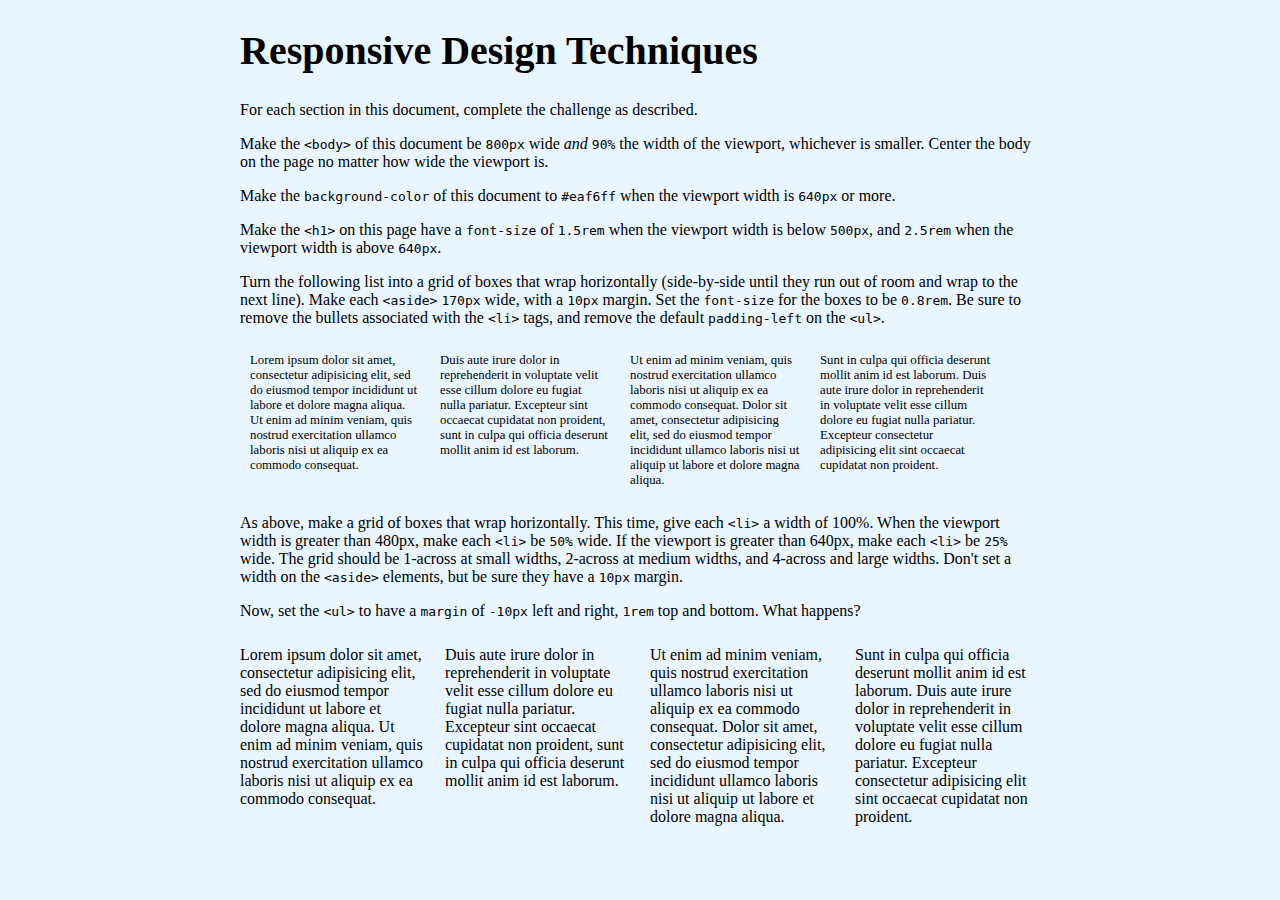
<file: exercises/responsive-design-techniques/index.html>
<!DOCTYPE html>
<html>

<head>
	<meta name="viewport" content="width=device-width,initial-scale=1.0">
	<title>Christine Jiang - Basic Responsive Design Techniques</title>
	<link href="https://wudesign.me/resources/responsive-design-techniques/styles.css" rel="stylesheet">
    <link rel="stylesheet" href="css/styles.css">
</head>

<body>

	<header>
		<h1>Responsive Design Techniques</h1>
		<p>For each section in this document, complete the challenge as described.</p>
	</header>

	<section id="body-width-management">
		<p>Make the <code>&lt;body&gt;</code> of this document be <code>800px</code> wide <em>and</em> <code>90%</code> the width of the viewport, whichever is smaller. Center the body on the page no matter how wide the viewport is.</p>
	</section>

	<section id="background-color">
		<p>Make the <code>background-color</code> of this document to <code>#eaf6ff</code> when the viewport width is <code>640px</code> or more.</p>
	</section>

	<section id="headline-size">
		<p>Make the <code>&lt;h1&gt;</code> on this page have a <code>font-size</code> of <code>1.5rem</code> when the viewport width is below <code>500px</code>, and <code>2.5rem</code> when the viewport width is above <code>640px</code>.</p>
	</section>

	<section id="fixed-size-grid-items">
		<p>Turn the following list into a grid of boxes that wrap horizontally (side-by-side until they run out of room and wrap to the next line). Make each <code>&lt;aside&gt;</code> <code>170px</code> wide, with a <code>10px</code> margin. Set the <code>font-size</code> for the boxes to be <code>0.8rem</code>. Be sure to remove the bullets associated with the <code>&lt;li&gt;</code> tags, and remove the default <code>padding-left</code> on the <code>&lt;ul&gt;</code>.</p>
		<ul>
			<li>
				<aside>Lorem ipsum dolor sit amet, consectetur adipisicing elit, sed do eiusmod tempor incididunt ut labore et dolore magna aliqua. Ut enim ad minim veniam, quis nostrud exercitation ullamco laboris nisi ut aliquip ex ea commodo consequat.</aside>
			</li>
			<li>
				<aside>Duis aute irure dolor in reprehenderit in voluptate velit esse cillum dolore eu fugiat nulla pariatur. Excepteur sint occaecat cupidatat non proident, sunt in culpa qui officia deserunt mollit anim id est laborum.</aside>
			</li>
			<li>
				<aside>Ut enim ad minim veniam, quis nostrud exercitation ullamco laboris nisi ut aliquip ex ea commodo consequat. Dolor sit amet, consectetur adipisicing elit, sed do eiusmod tempor incididunt ullamco laboris nisi ut aliquip ut labore et dolore magna aliqua.</aside>
			</li>
			<li>
				<aside>Sunt in culpa qui officia deserunt mollit anim id est laborum. Duis aute irure dolor in reprehenderit in voluptate velit esse cillum dolore eu fugiat nulla pariatur. Excepteur consectetur adipisicing elit sint occaecat cupidatat non proident.</aside>
			</li>
		</ul>
	</section>

	<section id="stretchable-grid-items">
		<p>As above, make a grid of boxes that wrap horizontally. This time, give each <code>&lt;li&gt;</code> a width of 100%. When the viewport width is greater than 480px, make each <code>&lt;li&gt;</code> be <code>50%</code> wide. If the viewport is greater than 640px, make each <code>&lt;li&gt;</code> be <code>25%</code> wide. The grid should be 1-across at small widths, 2-across at medium widths, and 4-across and large widths. Don't set a width on the <code>&lt;aside&gt;</code> elements, but be sure they have a <code>10px</code> margin.</p>
		<p>Now, set the <code>&lt;ul&gt;</code> to have a <code>margin</code> of <code>-10px</code> left and right, <code>1rem</code> top and bottom. What happens?</p>
		<ul>
			<li>
				<aside>Lorem ipsum dolor sit amet, consectetur adipisicing elit, sed do eiusmod tempor incididunt ut labore et dolore magna aliqua. Ut enim ad minim veniam, quis nostrud exercitation ullamco laboris nisi ut aliquip ex ea commodo consequat.</aside>
			</li>
			<li>
				<aside>Duis aute irure dolor in reprehenderit in voluptate velit esse cillum dolore eu fugiat nulla pariatur. Excepteur sint occaecat cupidatat non proident, sunt in culpa qui officia deserunt mollit anim id est laborum.</aside>
			</li>
			<li>
				<aside>Ut enim ad minim veniam, quis nostrud exercitation ullamco laboris nisi ut aliquip ex ea commodo consequat. Dolor sit amet, consectetur adipisicing elit, sed do eiusmod tempor incididunt ullamco laboris nisi ut aliquip ut labore et dolore magna aliqua.</aside>
			</li>
			<li>
				<aside>Sunt in culpa qui officia deserunt mollit anim id est laborum. Duis aute irure dolor in reprehenderit in voluptate velit esse cillum dolore eu fugiat nulla pariatur. Excepteur consectetur adipisicing elit sint occaecat cupidatat non proident.</aside>
			</li>
		</ul>
	</section>

</body>
</html>
</file>
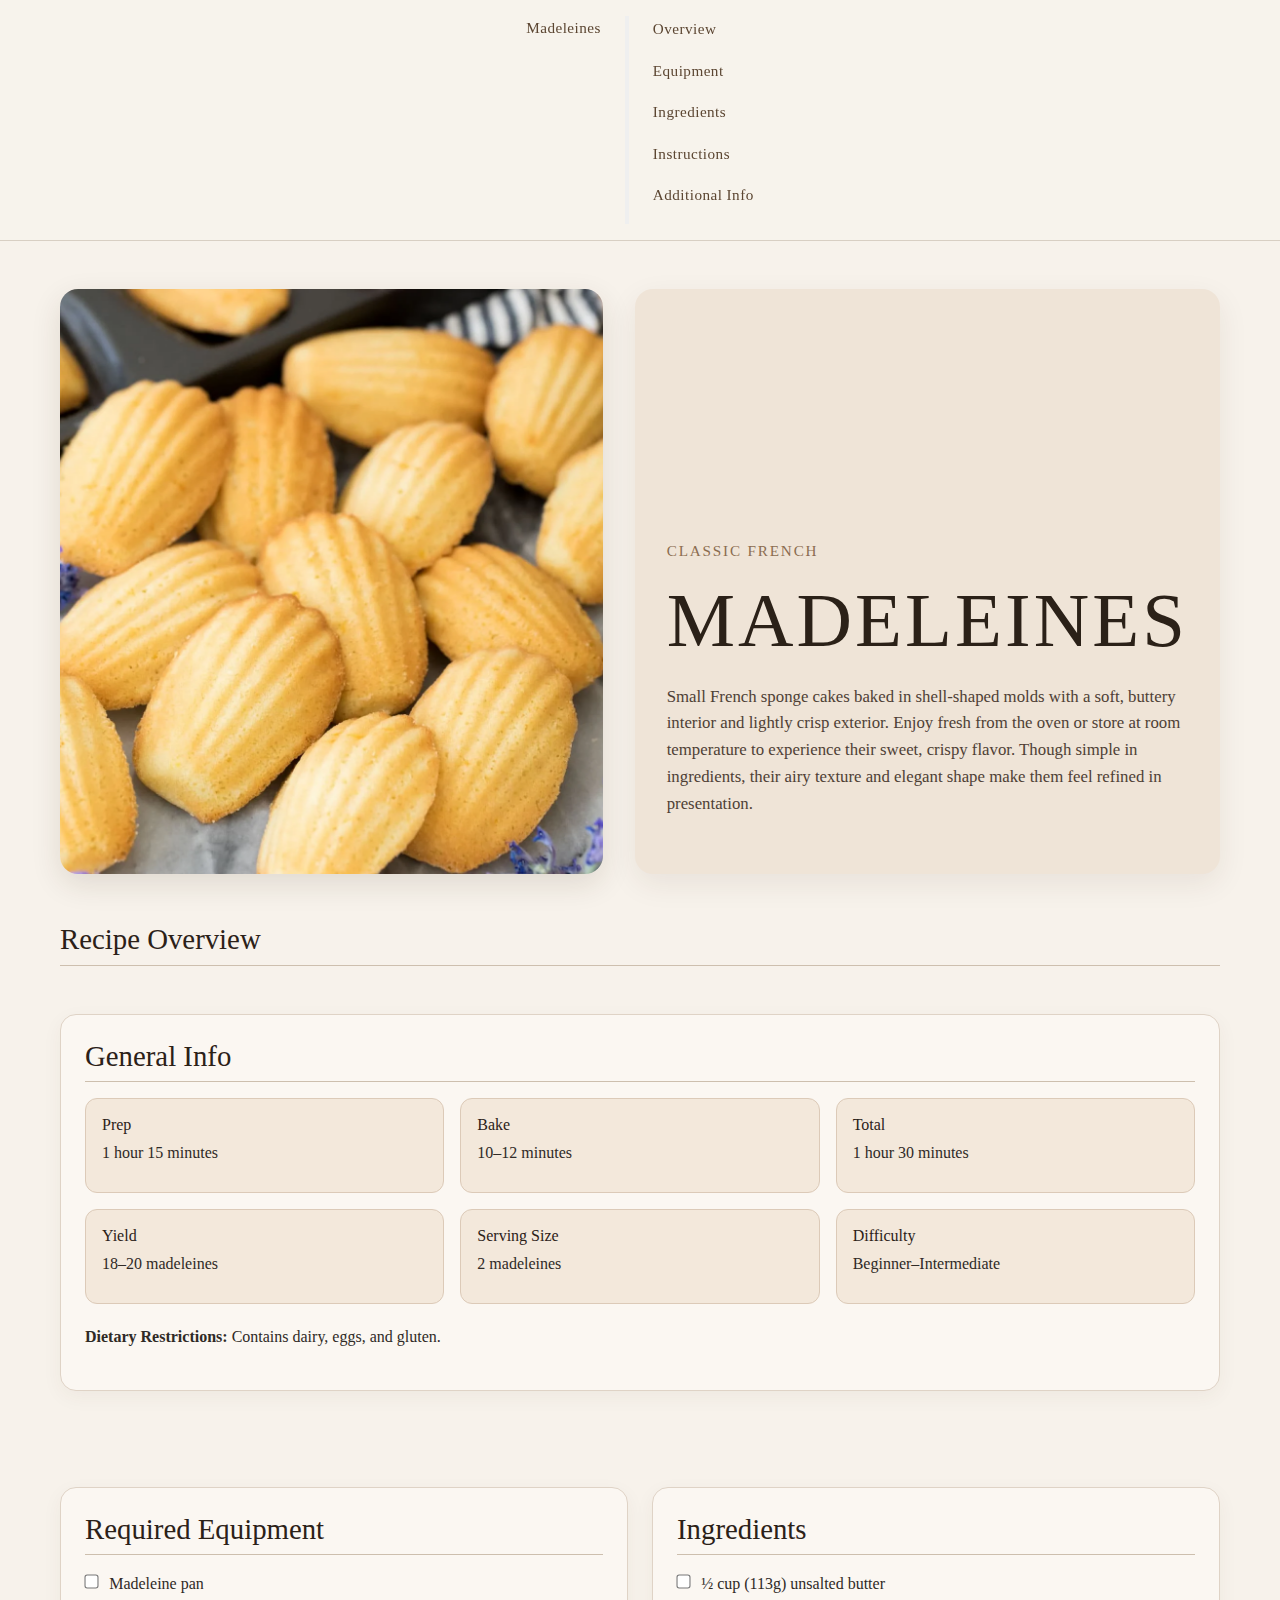
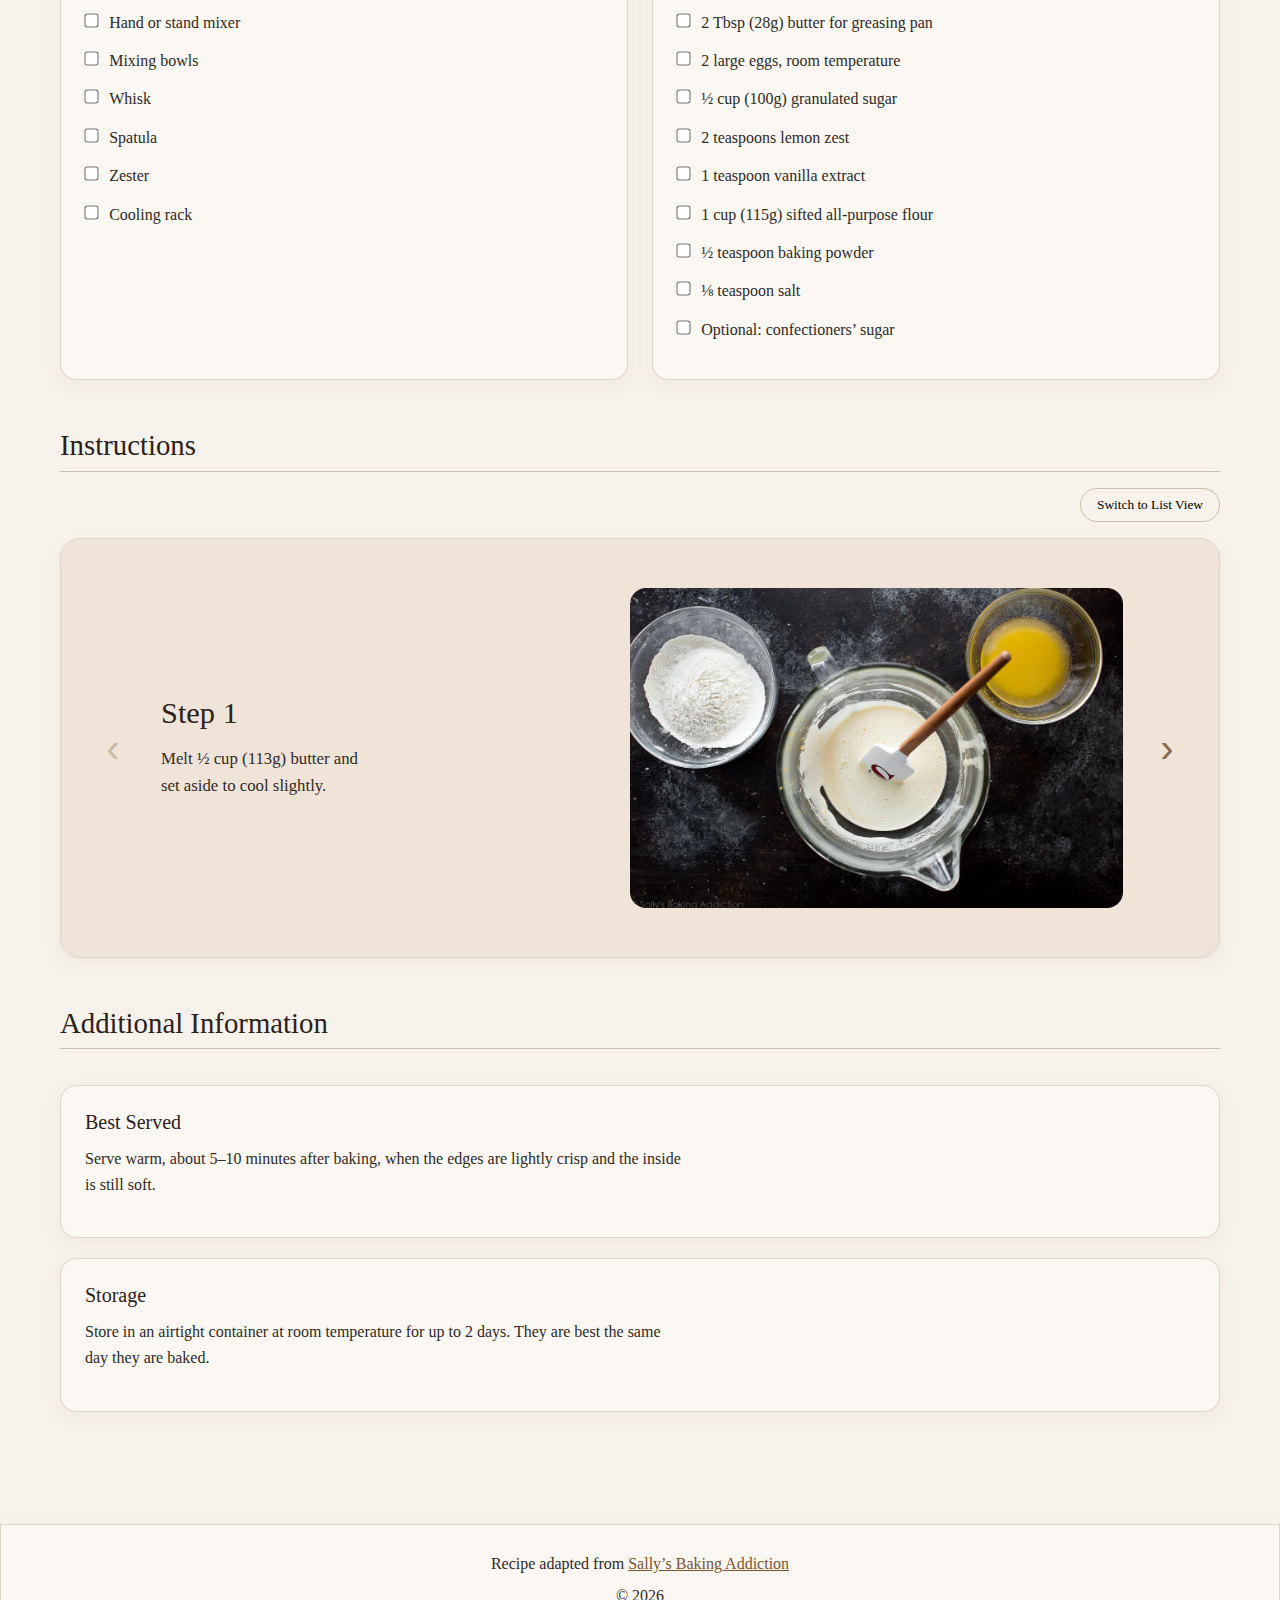
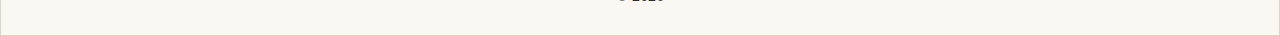
<file: recipe/complete/index.html>
<!DOCTYPE html>
<html lang="en">
<head>
    <meta charset="UTF-8">
    <meta name="viewport" content="width=device-width, initial-scale=1.0">
    <title>Christine Jiang - Classic French Madeleines</title>
    <link rel="stylesheet" href="css/styles.css">
</head>
<body>
    <header>
        <nav class="site-nav">
            <a class="nav-brand" href="#overview">Madeleines</a>
    
            <button class="nav-toggle" id="navToggle" type="button" aria-label="Open menu" aria-expanded="false">
                <span></span>
                <span></span>
                <span></span>
            </button>
    
            <div class="nav-links" id="navLinks">
                <p><a href="#overview">Overview</a></p>
                <p><a href="#equipment">Equipment</a></p>
                <p><a href="#ingredients">Ingredients</a></p>
                <p><a href="#instructions">Instructions</a></p>
                <p><a href="#additional">Additional Info</a></p>
            </div>
        </nav>
    </header>

    <main>
        <section class="hero">
            <div class="hero-image">
                <img src="images/classic_mad.webp" alt="Classic French madeleines arranged on a plate">
            </div>

            <div class="hero-text">
                <p>Classic French</p>
                <h1>Madeleines</h1>
                <p>
                    Small French sponge cakes baked in shell-shaped molds with a soft, buttery interior and lightly crisp exterior. Enjoy fresh from
                    the oven or store at room temperature to experience their sweet, crispy flavor. Though simple in ingredients, their airy texture 
                    and elegant shape make them feel refined in presentation.
                </p>
            </div>
        </section>

        <!-- OVERVIEW -->
        <section id="overview">
            <h2>Recipe Overview</h2>

            <section class="general-info">
                <h2>General Info</h2>
                <div class="info-grid">
                    <article>
                        <h4>Prep</h4>
                        <p>1 hour 15 minutes</p>
                    </article>

                    <article>
                        <h4>Bake</h4>
                        <p>10–12 minutes</p>
                    </article>

                    <article>
                        <h4>Total</h4>
                        <p>1 hour 30 minutes</p>
                    </article>

                    <article>
                        <h4>Yield</h4>
                        <p>18–20 madeleines</p>
                    </article>

                    <article>
                        <h4>Serving Size</h4>
                        <p>2 madeleines</p>
                    </article>

                    <article>
                        <h4>Difficulty</h4>
                        <p>Beginner–Intermediate</p>
                    </article>
                </div>

                <p><strong>Dietary Restrictions:</strong> Contains dairy, eggs, and gluten.</p>
            </section>
        </section>

        <!-- EQUIPMENT + INGREDIENTS -->
        <section id="details-section">
            <section id="equipment">
                <h2>Required Equipment</h2>
                <ul class="checklist">
                    <li><label><input type="checkbox"><span>Madeleine pan</span></label></li>
                    <li><label><input type="checkbox"><span>Hand or stand mixer</span></label></li>
                    <li><label><input type="checkbox"><span>Mixing bowls</span></label></li>
                    <li><label><input type="checkbox"><span>Whisk</span></label></li>
                    <li><label><input type="checkbox"><span>Spatula</span></label></li>
                    <li><label><input type="checkbox"><span>Zester</span></label></li>
                    <li><label><input type="checkbox"><span>Cooling rack</span></label></li>
                </ul>
            </section>

            <section id="ingredients">
                <h2>Ingredients</h2>
                <ul class="checklist">
                    <li><label><input type="checkbox"><span>½ cup (113g) unsalted butter</span></label></li>
                    <li><label><input type="checkbox"><span>2 Tbsp (28g) butter for greasing pan</span></label></li>
                    <li><label><input type="checkbox"><span>2 large eggs, room temperature</span></label></li>
                    <li><label><input type="checkbox"><span>½ cup (100g) granulated sugar</span></label></li>
                    <li><label><input type="checkbox"><span>2 teaspoons lemon zest</span></label></li>
                    <li><label><input type="checkbox"><span>1 teaspoon vanilla extract</span></label></li>
                    <li><label><input type="checkbox"><span>1 cup (115g) sifted all-purpose flour</span></label></li>
                    <li><label><input type="checkbox"><span>½ teaspoon baking powder</span></label></li>
                    <li><label><input type="checkbox"><span>⅛ teaspoon salt</span></label></li>
                    <li><label><input type="checkbox"><span>Optional: confectioners’ sugar</span></label></li>
                </ul>
            </section>
        </section>

        <!-- INSTRUCTIONS -->
        <section id="instructions">
            <h2>Instructions</h2>
            <div class="view-toggle">
                <button id="toggleView" type="button">Switch to List View</button>
            </div>
        
            <div class="slideshow-view">
                <article class="step-feature">
                    <button id="prevStep" class="step-arrow" type="button" aria-label="Previous step">&#8249;</button>
        
                    <div class="step-content">
                        <div class="step-text">
                            <h3 id="stepTitle">Step 1</h3>
                            <p id="stepDescription"></p>
                        </div>
        
                        <div class="step-image">
                            <img id="stepImage" src="images/batter.jpg" alt="Melted butter prepared for madeleine batter">
                        </div>
                    </div>
        
                    <button id="nextStep" class="step-arrow" type="button" aria-label="Next step">&#8250;</button>
                </article>
            </div>
        
            <div class="list-view hidden">
                <ol class="instruction-list">
                    <li>Melt ½ cup (113g) butter and set aside to cool slightly.</li>
                    <li>Using a mixer, beat eggs and sugar on high speed for about 8 minutes until pale, thick, and ribbon-like.</li>
                    <li>Mix in lemon zest and vanilla.</li>
                    <li>Whisk flour, baking powder, and salt together in a separate bowl.</li>
                    <li>Gently fold dry ingredients into egg mixture in two additions.</li>
                    <li>Stir ¼ cup of the batter into the melted butter, then fold the butter mixture back into the remaining batter until smooth.</li>
                    <li>Cover and chill the batter for 30–60 minutes.</li>
                    <li>Preheat oven to 350°F (177°C). Brush the madeleine pan with butter.</li>
                    <li>Spoon 1 generous tablespoon of batter into the center of each mold without spreading.</li>
                    <li>Bake for 10–12 minutes, until the tops spring back when lightly pressed.</li>
                    <li>Invert the pan to release the madeleines and transfer to a cooling rack.</li>
                    <li>Optional: Dust with confectioners’ sugar and serve warm.</li>
                </ol>
            </div>
        </section>

        <!-- ADDITIONAL -->
        <section id="additional">
            <h2>Additional Information</h2>

            <article>
                <h3>Best Served</h3>
                <p>
                    Serve warm, about 5–10 minutes after baking, when the edges are lightly crisp and the inside is still soft.
                </p>
            </article>

            <article>
                <h3>Storage</h3>
                <p>
                    Store in an airtight container at room temperature for up to 2 days.
                    They are best the same day they are baked.
                </p>
            </article>
        </section>
    </main>

    <footer>
        <p>Recipe adapted from
            <a href="https://sallysbakingaddiction.com/madeleines/" target="_blank">
                Sally’s Baking Addiction
            </a>
        </p>
        <p>© 2026</p>
    </footer>

    <script>
        const steps = [
            {
                title: "Step 1",
                description: "Melt ½ cup (113g) butter and set aside to cool slightly.",
                image: "images/batter.jpg",
                alt: "Melted butter prepared for madeleine batter"
            },
            {
                title: "Step 2",
                description: "Using a mixer, beat eggs and sugar on high speed for about 8 minutes until pale, thick, and ribbon-like.",
                image: "images/batter_steps.jpg",
                alt: "Egg and sugar mixture whipped for madeleine batter"
            },
            {
                title: "Step 3",
                description: "Mix in lemon zest and vanilla.",
                image: "images/batter_steps.jpg",
                alt: "Flavoring being added to the batter"
            },
            {
                title: "Step 4",
                description: "Whisk flour, baking powder, and salt together in a separate bowl.",
                image: "images/batter.jpg",
                alt: "Dry ingredients prepared for madeleine batter"
            },
            {
                title: "Step 5",
                description: "Gently fold dry ingredients into egg mixture in two additions.",
                image: "images/batter_steps.jpg",
                alt: "Dry ingredients folded into whipped batter"
            },
            {
                title: "Step 6",
                description: "Stir ¼ cup of the batter into the melted butter, then fold the butter mixture back into the remaining batter until smooth.",
                image: "images/step_6.jpg",
                alt: "Butter being folded into madeleine batter"
            },
            {
                title: "Step 7",
                description: "Cover and chill the batter for 30–60 minutes.",
                image: "images/step_7.jpg",
                alt: "Madeleine batter ready to chill"
            },
            {
                title: "Step 8",
                description: "Preheat oven to 350°F (177°C). Brush the madeleine pan with butter.",
                image: "images/brush_pan.jpg",
                alt: "Madeleine pan being greased with butter"
            },
            {
                title: "Step 9",
                description: "Spoon 1 generous tablespoon of batter into the center of each mold without spreading.",
                image: "images/pan_steps.jpg",
                alt: "Batter portioned into madeleine molds"
            },
            {
                title: "Step 10",
                description: "Bake for 10–12 minutes, until the tops spring back when lightly pressed.",
                image: "images/bake.jpg",
                alt: "Madeleines baking in the oven"
            },
            {
                title: "Step 11",
                description: "Invert the pan to release the madeleines and transfer to a cooling rack.",
                image: "images/classic_mad.webp",
                alt: "Freshly baked madeleines cooling after baking"
            },
            {
                title: "Step 12",
                description: "Optional: Dust with confectioners’ sugar and serve warm.",
                image: "images/dusted.jpg",
                alt: "Finished madeleines dusted with confectioners sugar"
            }
        ];
    
        let currentStep = 0;
        let isSlideshow = true;
    
        const stepTitle = document.getElementById("stepTitle");
        const stepDescription = document.getElementById("stepDescription");
        const stepImage = document.getElementById("stepImage");
        const prevStepButton = document.getElementById("prevStep");
        const nextStepButton = document.getElementById("nextStep");
    
        const toggleBtn = document.getElementById("toggleView");
        const slideshow = document.querySelector(".slideshow-view");
        const listView = document.querySelector(".list-view");
    
        function renderStep() {
            const step = steps[currentStep];
    
            stepTitle.textContent = step.title;
            stepDescription.textContent = step.description;
            stepImage.src = step.image;
            stepImage.alt = step.alt;
    
            prevStepButton.disabled = currentStep === 0;
            nextStepButton.disabled = currentStep === steps.length - 1;
        }
    
        prevStepButton.addEventListener("click", function () {
            if (currentStep > 0) {
                currentStep--;
                renderStep();
            }
        });
    
        nextStepButton.addEventListener("click", function () {
            if (currentStep < steps.length - 1) {
                currentStep++;
                renderStep();
            }
        });
    
        toggleBtn.addEventListener("click", function () {
            isSlideshow = !isSlideshow;
    
            if (isSlideshow) {
                slideshow.classList.remove("hidden");
                listView.classList.add("hidden");
                toggleBtn.textContent = "Switch to List View";
            } else {
                slideshow.classList.add("hidden");
                listView.classList.remove("hidden");
                toggleBtn.textContent = "Switch to Slideshow View";
            }
        });
    
        renderStep();

        const navToggle = document.getElementById("navToggle");
        const navLinks = document.getElementById("navLinks");

        navToggle.addEventListener("click", function () {
            navLinks.classList.toggle("open");
            navToggle.classList.toggle("active");

            const isOpen = navLinks.classList.contains("open");
            navToggle.setAttribute("aria-expanded", isOpen);
        });

        document.querySelectorAll(".nav-links a").forEach(link => {
            link.addEventListener("click", function () {
                navLinks.classList.remove("open");
                navToggle.classList.remove("active");
                navToggle.setAttribute("aria-expanded", "false");
            });
        });
    </script>
</body>
</html>
</file>
<file: lyrics-exercise/styles.css>
html {
    background-color: rgb(55, 55, 55);
    font-family: "Helvetica Neue", Helvetica, Arial, sans-serif;
    color: rgb(185, 185, 185)
}

section {
    max-width: 700px;
    margin: 60px auto; 
    padding: 0 20px;
}

header {
    display: flex;
    align-items: center;
    justify-content: space-between;
    margin-bottom: 40px;
}

.song-info {
    text-align: left;
  }
  
h1 {
    font-size: 44px;
}

h2 {
    font-size: 24px;
    font-weight: 300;
}

header a {
    display: inline-block;
  }
  
header img {
    cursor: pointer;
    transition: transform 0.25s ease, box-shadow 0.25s ease;

    width: 140px;
    height: 140px;
    object-fit: cover;
    border-radius: 8px;
}

header img:hover {
    transform: scale(1.03);
    box-shadow: 0 8px 20px rgba(0,0,0,0.4);
}

p {
    font-size: 24px;
    font-weight: 500;
    transition: color 0.25s ease, transform 0.25s ease;
}

p:hover {
    color: #ffffff;
    transform: translateX(4px);
  }
</file>
<file: movie-quotes/styles.css>
html {
    font-family: Georgia, "Times New Roman", Times, serif
}

body {
    background-color: #0f0f0f;
    color: #f5f5f5;
    margin: 40px;
}

h1 {
    color: #b31c17;
    text-align: center;
    letter-spacing: 1px;
    font-size: 40pt;
}

h2 {
    padding-bottom: 6px;
}

div {
    background-color: #1a1a1a;
    padding: 16px;
    margin-bottom: 20px;
    border-left: 4px solid #b31c17;
}

p {
    line-height: 1.5;
}

em {
    color: grey;
}

.speaker {
    font-weight: 600;
    text-transform: uppercase;
}

.venkman {
    color: #52d6fe;
}

.stantz {
    color: #f7bf3c;
}

.spengler {
    color: #8c7af6;
}

.zeddemore {
    color: #5dd995;
}

.dana {
    color: #f56b9d;
}

.mayor {
    color: #ee5250;
}
</file>
<file: multi-panel-page/css/styles.css>
html {
    font-family: "Archivo Narrow", sans-serif;
    font-size: 18px;
    line-height: 1.4;
}

h1, h2, h3, h4, p {
    margin-top: 0;
}

h1 {
    font-size: 80px;
    line-height: 1;
    margin-bottom: 16px;
}

h2 {
    font-size: 30px;
    line-height: 1;
}

h3 {
    text-align: center;
    line-height: 1;
    font-size: 40px;
    margin-bottom: 39px;
}

h4 {
    font-size: 20px;
    margin-bottom: 6px;
}

p {
    margin-bottom: 16px;
}

header {
    /* background-color: rgba(0, 0, 255, 0.281); */
    background-image: url("../images/main-banner.avif");
    background-position: center;
    background-size: cover;
    text-align: center;
    padding: 166px 0 162px 0;
}

div.column {
    /* background-color: rgba(0, 128, 0, 0.125); */
    width: 960px;
    margin: auto;
}

section {
    padding: 48px 0 40px 0;
}
section.intro {
    /* background-color: rgba(0, 255, 195, 0.52); */
    background-color: rgb(203, 223, 244);
}
.first-section-img {
    width: 400px;
    height: 300px;
    object-fit: cover;

    float: right;
    border: 1px solid black;
    margin-left: 38px;
    margin-bottom: 38px;
}

section.photo-grid {
    /* background-color: rgba(0, 255, 94, 0.367); */
    background-color: rgb(51, 51, 68);
    padding-bottom: 64px;
    color: white;
}

ul {
    list-style: none;
    margin: 0;
    padding: 0;
    display: grid;
    grid-template-columns: 1fr 1fr;
    row-gap: 23px;
    margin-top: -1px;
}

li {
    display: grid;
    grid-template-columns: 200px 1fr;

}

li img {
    width: 200px;
    height: 150px;
    object-fit: cover;
    padding-left: 1px;

}

li div {
    padding-left: 12px;
    padding-right: 22px;
}

section.final-section {
    /* background-color: rgba(137, 43, 226, 0.289); */
    background-color: rgb(183, 251, 230);
    padding-bottom: 101px;
}

.final-section-paragraph{
    font-size: 26px;
    text-align: center;
    margin: auto;
    width: 703px;
    line-height: 1.38;
}

footer {
    background-color: rgb(126, 192, 247);;
    padding: 41px 0 40px 0;
}

footer p {
    margin-bottom: 0;
    text-align: left;
}
</file>
<file: type-styles/css/styles.css>
body {
    font-family: 'Open Sans', sans-serif;
    font-size: 18px;
    line-height: 1.6;
    margin: 0;
    background-color: #fafafa;
    color: #222;

    display: flex;
    justify-content: center;
}

main {
    max-width: 80%;
    margin: 40px auto;
    padding: 0 24px;
}

h1 {
    font-size: 32px;
    margin-bottom: 24px;
    font-weight: 600;
    text-align: center;
    color: rgb(172, 86, 242);
}

.summary {
    margin: 0 0 64px 0;
    padding-left: 16px;
    text-align: center;
    font-size: 14px;
    line-height: 1.5;
    color: #333;
}

.summary p {
    margin: 0 0 6px 0;
}

.property-group {
    margin-bottom: 36px;
    background-color: rgb(228, 195, 255);
    border-radius: 10px;
    padding: 5px 20px;
}

.property-group h2 {
    font-size: 22px;
    margin-bottom: 12px;
    padding-bottom: 4px;
}

.sample {
    display: flex;
    gap: 16px;
    margin-bottom: 10px;
}

.label {
    width: 200px;
    font-size: 14px;
    color: #666;
    flex-shrink: 0;
}

.sentence {
    flex-grow: 1;
}

/* font-weight */
.weight-300 { font-weight: 300; }
.weight-400 { font-weight: 400; }
.weight-500 { font-weight:500; }
.weight-700 { font-weight: 700; }

/* font-style */
.style-normal { font-style: normal; }
.style-italic { font-style: italic; }

/* letter-spacing */
.spacing-normal { letter-spacing: normal; }
.spacing-wide { letter-spacing: .3em; }
.spacing-tight { letter-spacing: -0.6; }

/* text-transform */
.transform-none { text-transform: none; }
.transform-capitalize { text-transform: capitalize; }
.transform-upper { text-transform: uppercase; }
.transform-lower { text-transform: lowercase; }

/* text-decoration */
.decoration-none { text-decoration: none; }
.decoration-underline { text-decoration: underline; }
.decoration-overline { text-decoration: overline; }
.decoration-line { text-decoration: line-through; }
</file>
<file: exercises/box-model/css/styles.css>
.box-layers {
    background-color: #eeeeee;
    /* padding: 2rem; */
    padding: 2rem 1rem 4rem 1rem;
    /* border: 10px solid #dddddd; */
    border-top: 10px solid #dddddd;
    /* margin: 4rem; */
    margin: 4rem 0;
}

.h2-wrapper {
    border: 1px solid black;
}

.box-sizing-example {
    background-color: #eeeeee;
    padding: 2rem;
    border: 10px solid #dddddd;
    width: 100%;
    box-sizing: border-box;
}

.overflow-example {
    width: 50%;
    height: 300px;
    overflow: hidden;
    overflow: auto;
}
</file>
<file: exercises/responsive-design-techniques/css/styles.css>
body {
    width: 90%;
    max-width: 800px;
    margin: 0 auto;
}

@media (min-width: 640px) {
    body {
      background-color: #eaf6ff;
    }
}

@media (max-width: 499px) {
    h1 {
      font-size: 1.5rem;
    }
}

@media (min-width: 641px) {
    h1 {
      font-size: 2.5rem;
    }
}
  

#fixed-size-grid-items ul {
    list-style: none;
    padding-left: 0;
    display: flex;
    flex-wrap: wrap;
}
  
#fixed-size-grid-items aside {
    width: 170px;
    margin: 10px;
    font-size: 0.8rem;
}


#stretchable-grid-items ul {
    list-style: none;
    padding-left: 0;
    display: flex;
    flex-wrap: wrap;
  }
  
#stretchable-grid-items li {
    width: 100%;
}
  
@media (min-width: 480px) {
    #stretchable-grid-items li {
      width: 50%;
    }
}
  
@media (min-width: 640px) {
    #stretchable-grid-items li {
      width: 25%;
    }
}
  
#stretchable-grid-items aside {
    margin: 10px;
}

#stretchable-grid-items ul {
    margin: 1rem -10px;
  }
</file>
<file: recipe/complete/css/styles.css>
* {
    box-sizing: border-box;
    margin: 0;
    padding: 0;
}

img {
    display: block;
    width: 100%;
    height: auto;
}

html {
    scroll-behavior: smooth;
}

body {
    font-family: Georgia, "Times New Roman", serif;
    line-height: 1.6;
    color: #2f2a26;
    background-color: #f7f2eb;
    padding: 0;
}


/* General Layout */
header {
    position: sticky;
    top: 0;
    z-index: 100;
    background-color: rgba(247, 242, 235, 0.96);
    border-bottom: 1px solid #d8cfc3;
}

header nav {
    max-width: 1200px;
    margin: 0 auto;
    padding: 1rem 1.5rem;
    display: flex;
    flex-wrap: wrap;
    gap: 1rem 1.5rem;
    justify-content: center;
}

header nav a {
    text-decoration: none;
    color: #5c4632;
    font-size: 0.95rem;
    letter-spacing: 0.03em;
    transition: color 0.2s ease;
}

header nav a:hover {
    color: #9b6b43;
}

main {
    max-width: 1200px;
    margin: 0 auto;
    padding: 2rem 1.25rem 4rem;
}

section {
    margin-top: 3rem;
}

h1, h2, h3, h4 {
    font-weight: 500;
    line-height: 1.2;
    color: #2b2118;
}

h1 {
    font-size: clamp(2.7rem, 6vw, 5rem);
    letter-spacing: 0.04em;
    text-transform: uppercase;
}

h2 {
    font-size: 1.8rem;
    margin-bottom: 1rem;
    border-bottom: 1px solid #cdbfae;
    padding-bottom: 0.5rem;
}

h3 {
    font-size: 1.25rem;
    margin-bottom: 0.75rem;
}

h4 {
    font-size: 1rem;
    margin-bottom: 0.35rem;
}

p {
    margin-bottom: 1rem;
    max-width: 75ch;
}

ul, ol {
    padding-left: 1.25rem;
}

li {
    margin-bottom: 0.65rem;
}

a {
    color: #7a5230;
}

a:hover {
    color: #a46c3d;
}


/* Intro */
.hero {
    display: grid;
    grid-template-columns: 1.25fr 1fr;
    gap: 2rem;
    align-items: stretch;
    margin-top: 1rem;
    min-height: 65vh;
}

.hero-image img {
    width: 100%;
    height: 100%;
    object-fit: cover;
    border-radius: 18px;
    box-shadow: 0 10px 30px rgba(60, 40, 20, 0.12);
}

.hero-text {
    background-color: #efe4d7;
    border-radius: 18px;
    padding: 2.5rem 2rem;
    display: flex;
    flex-direction: column;
    justify-content: end;
    box-shadow: 0 10px 30px rgba(60, 40, 20, 0.08);
}

.hero-text > p:first-child {
    font-size: 0.95rem;
    text-transform: uppercase;
    letter-spacing: 0.12em;
    color: #8b6c50;
    margin-bottom: 0.75rem;
}

.hero-text h1 {
    margin-bottom: 1rem;
}

.hero-text p:last-child {
    font-size: 1.05rem;
    color: #4e4035;
}


/* Overview */
.description, .general-info, #equipment, #ingredients, .step-feature, #additional article {
    background: #fbf7f2;
    border: 1px solid #dfd3c6;
    border-radius: 16px;
    padding: 1.5rem;
    box-shadow: 0 6px 20px rgba(80, 60, 40, 0.05);
}

.info-grid {
    display: grid;
    grid-template-columns: repeat(3, minmax(140px, 1fr));
    gap: 1rem;
    margin: 1rem 0 1.25rem;
}

.info-grid article {
    background: #f3e8db;
    border: 1px solid #dccab8;
    border-radius: 12px;
    padding: 1rem;
    min-height: 95px;
}

.info-grid p {
    margin-bottom: 0;
}


/* Equipment + Ingredients */
#details-section {
    display: grid;
    grid-template-columns: 1fr 1fr;
    gap: 1.5rem;
}

.checklist {
    list-style: none;
    padding-left: 0;
}

.checklist li {
    margin-bottom: 0.8rem;
}

.checklist label {
    display: flex;
    align-items: flex-start;
    gap: 0.7rem;
    cursor: pointer;
}

.checklist input[type="checkbox"] {
    margin-top: 0.25rem;
    transform: scale(1.08);
    accent-color: #a06d45;
    flex-shrink: 0;
}

.checklist span {
    transition: all 0.2s ease;
}

.checklist input[type="checkbox"]:checked + span {
    text-decoration: line-through;
    opacity: 0.6;
}

/* Instructions */
.view-toggle {
    margin-bottom: 1rem;
    display: flex;
    justify-content: flex-end;
}

.view-toggle button {
    background: transparent;
    border: 1px solid #cdbfae;
    padding: 0.5rem 1rem;
    border-radius: 20px;
    font-family: inherit;
    cursor: pointer;
    transition: all 0.2s ease;
}

.view-toggle button:hover {
    background: #efe4d7;
}

.hidden {
    display: none;
}

.instruction-list {
    margin-top: 1.5rem;
    background: #fffaf4;
    border: 1px solid #dfd3c6;
    border-radius: 16px;
    padding: 1.5rem 1.75rem 1.5rem 2rem;
}

.step-feature {
    display: grid;
    grid-template-columns: 56px 1fr 56px;
    gap: 1rem;
    align-items: center;
    background: #efe4d7;
    border: 1px solid #dfd3c6;
    border-radius: 20px;
    padding: 1.5rem;
    box-shadow: 0 6px 20px rgba(80, 60, 40, 0.05);
    min-height: 420px;
}

.step-content {
    display: grid;
    grid-template-columns: 1fr 1.1fr;
    gap: 1.5rem;
    align-items: center;
    height: 100%;
}

.step-text {
    display: flex;
    flex-direction: column;
    justify-content: center;
    height: 100%;
    padding: 0 0.25rem;
}

.step-text h3 {
    font-size: 1.9rem;
    margin-bottom: 0.9rem;
}

.step-text p {
    font-size: 1.05rem;
    line-height: 1.6;
    margin-bottom: 0;
    max-width: 26ch;
}

.step-image {
    height: 320px;
    width: 100%;
}

.step-image img {
    width: 100%;
    height: 100%;
    object-fit: cover;
    border-radius: 16px;
    display: block;
}

.step-arrow {
    border: none;
    background: transparent;
    font-size: 2.5rem;
    color: #8a684c;
    cursor: pointer;
    transition: transform 0.2s ease, color 0.2s ease, opacity 0.2s ease;
    line-height: 1;
}

.step-arrow:hover {
    transform: scale(1.08);
    color: #a06d45;
}

.step-arrow:disabled {
    opacity: 0.35;
    cursor: default;
}


/* Additional */
#additional {
    display: grid;
    gap: 1.25rem;
}

#additional article ul {
    margin-top: 0.75rem;
}


/* Footer */
footer {
    background: #fbf7f2;
    border: 1px solid #dfd3c6;
    padding: 1.25rem 1rem;
    box-shadow: 0 6px 20px rgba(80, 60, 40, 0.05);
    margin-top: 3rem;
    text-align: center;
}

footer p {
    max-width: none;
    margin: 0.4rem auto;
}


/* Media */
@media (max-width: 1024px) {
    .hero {
        grid-template-columns: 1fr;
        min-height: auto;
    }

    .hero-image img {
        max-height: 520px;
    }

    .info-grid {
        grid-template-columns: repeat(2, minmax(140px, 1fr));
    }

    #details-section {
        grid-template-columns: 1fr;
    }

    .step-content {
        grid-template-columns: 1fr;
    }

    .step-text p {
        max-width: none;
    }

    .step-image {
        height: 280px;
    }
}

@media (max-width: 768px) {
    main {
        padding: 1.5rem 1rem 3rem;
    }

    header nav {
        justify-content: flex-start;
        gap: 0.75rem 1rem;
        padding: 0.85rem 1rem;
    }

    .hero-text {
        padding: 1.75rem 1.25rem;
    }

    .info-grid {
        grid-template-columns: 1fr 1fr;
    }

    .step-feature {
        grid-template-columns: 48px 1fr 48px;
        padding: 1.25rem;
        min-height: auto;
    }

    .step-image {
        height: 240px;
    }

    .step-arrow {
        font-size: 2rem;
    }
}

@media (max-width: 540px) {
    body {
        font-size: 0.98rem;
    }

    h1 {
        font-size: clamp(2.2rem, 10vw, 3.6rem);
    }

    h2 {
        font-size: 1.5rem;
    }

    main {
        padding: 1.25rem 0.9rem 2.5rem;
    }

    .hero-text {
        padding: 1.5rem 1rem;
    }

    .info-grid {
        grid-template-columns: 1fr;
    }

    .view-toggle {
        justify-content: flex-start;
    }

    .step-feature {
        grid-template-columns: 1fr;
        gap: 1rem;
    }

    .step-feature button {
        display: none;
    }

    .step-text h3 {
        font-size: 1.5rem;
    }

    .step-text p {
        font-size: 1rem;
    }

    .step-image {
        height: 220px;
    }

    footer {
        padding: 1rem 0.75rem;
    }
}

@media (max-width: 380px) {
    header nav {
        gap: 0.5rem 0.75rem;
    }

    header nav a {
        font-size: 0.88rem;
    }

    .step-image {
        height: 190px;
    }

    .view-toggle button {
        width: 100%;
        text-align: center;
    }
}
</file>
